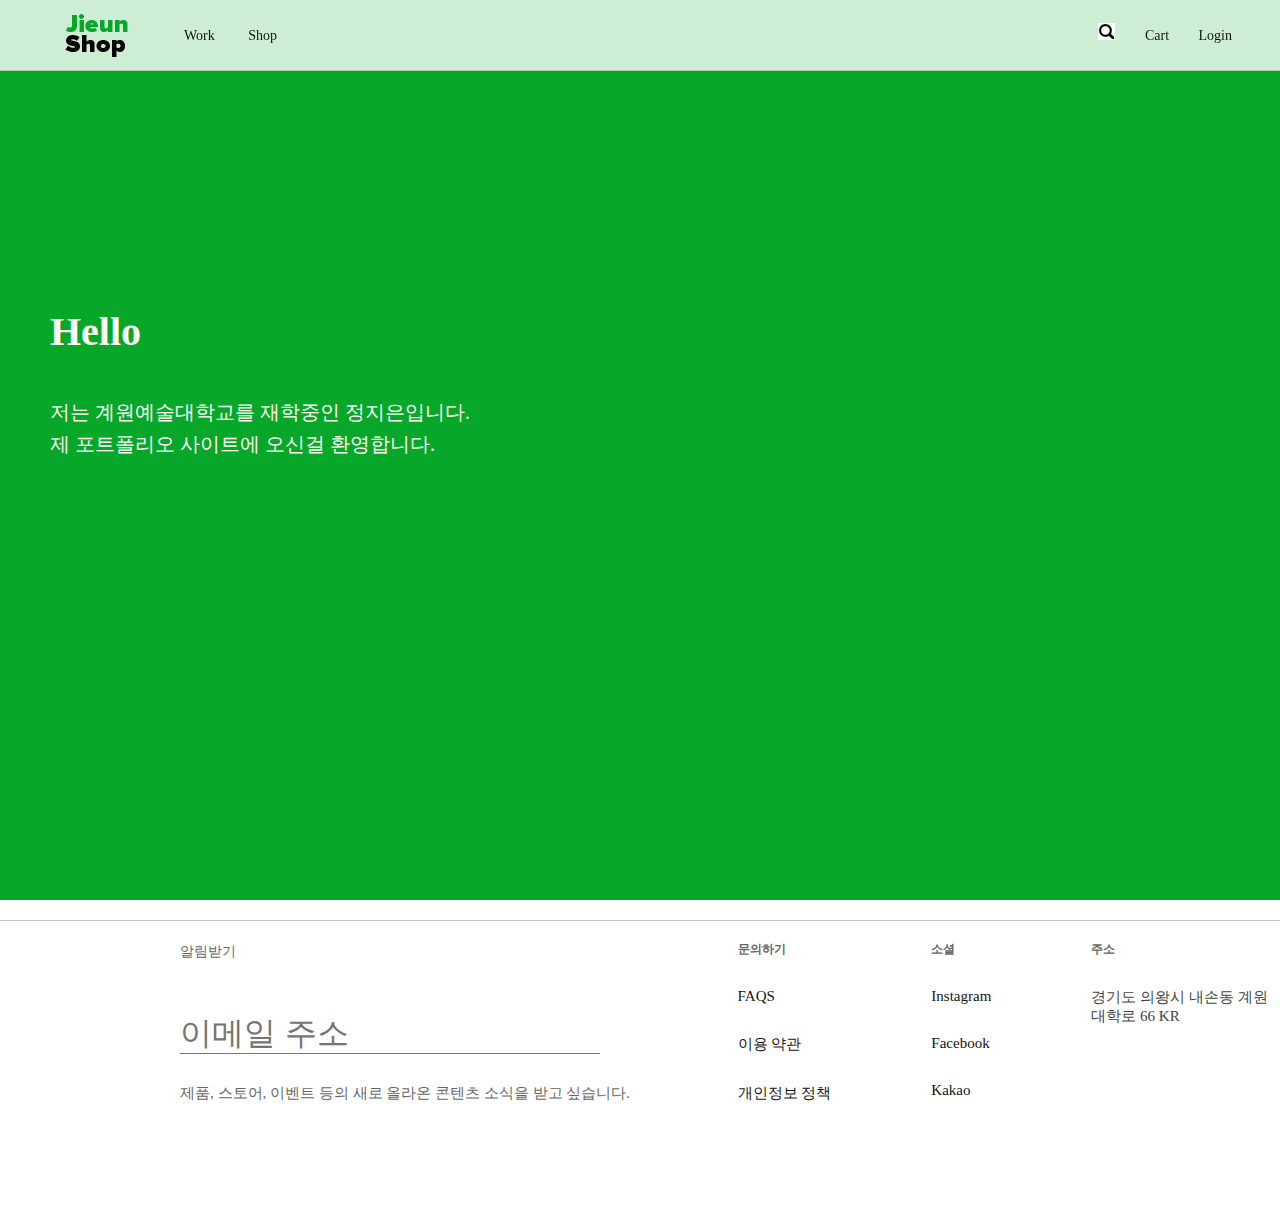
<file: index.html>
<!DOCTYPE html><!--21961102_정지은-->
<html lang="en" dir="ltr">
  <head>
    <meta charset="utf-8">
    <title>welcome to myshop</title>
    <link rel="stylesheet" type="text/css" href="./css/common.css">
    <link rel="stylesheet" type="text/css" href="./css/main.css">
  </head>
  <body>
    <!-- header -->
    <header>
      <section id="top">
        <div class="nv">
          <a id="logo" href="index.html"><img src="./img/logo.png" alt="logo"></a>
          <ul class="left">
            <li><a href="./work.html">Work</li>
            <li><a href="./shop.html">Shop</li>
          </ul>
        </div>
        <ul class="right">
          <li><a href="./#"><img src="./img/search.png" alt="search"></li>
          <li><a href="./cart.html">Cart</li>
          <li class="nav_log"><a href="./login.html">Login</a></li>
        </ul>
      </section>
      <div class="clear"></div>
    </header>
    <!-- main -->
    <section id="main">
      <section class="main_img">
        <p><span>Hello</span> <br><br>
          저는 계원예술대학교를 재학중인 정지은입니다. <br>제 포트폴리오 사이트에 오신걸 환영합니다.
          <br></p>
      </section>
    </section>
    <!-- footer -->
    <footer>
      <section id="sub">
          <h5>알림받기</h5>
          <div class="input">
            <input type="email" data-ref="email" name="email"  placeholder="이메일 주소">
          </div>
          <div class="sub_ex">
            제품, 스토어, 이벤트 등의 새로 올라온 콘텐츠 소식을 받고 싶습니다.
          </div>
      </section>
      <section id="link">
        <div class="qa">
          <h5>문의하기</h5>
          <ul>
            <li><a href="#">FAQS</a></li>
            <li><a href="#">이용 약관</a></li>
            <li><a href="#">개인정보 정책</a></li>
          </ul>
        </div>
        <div class="sns">
          <h5>소셜</h5>
          <ul>
            <li><a href="https://www.instagram.com/">Instagram</a></li>
            <li><a href="https://www.facebook.com/">Facebook</a></li>
            <li><a href="https://www.kakaocorp.com/">Kakao</a></li>
          </ul>
        </div>
        <div class="add">
          <h5>주소</h5>
          <span>경기도 의왕시 내손동 계원대학로 66 KR</span>
        </div>
      </section>
    </footer>
  </body>
</html>
</file>
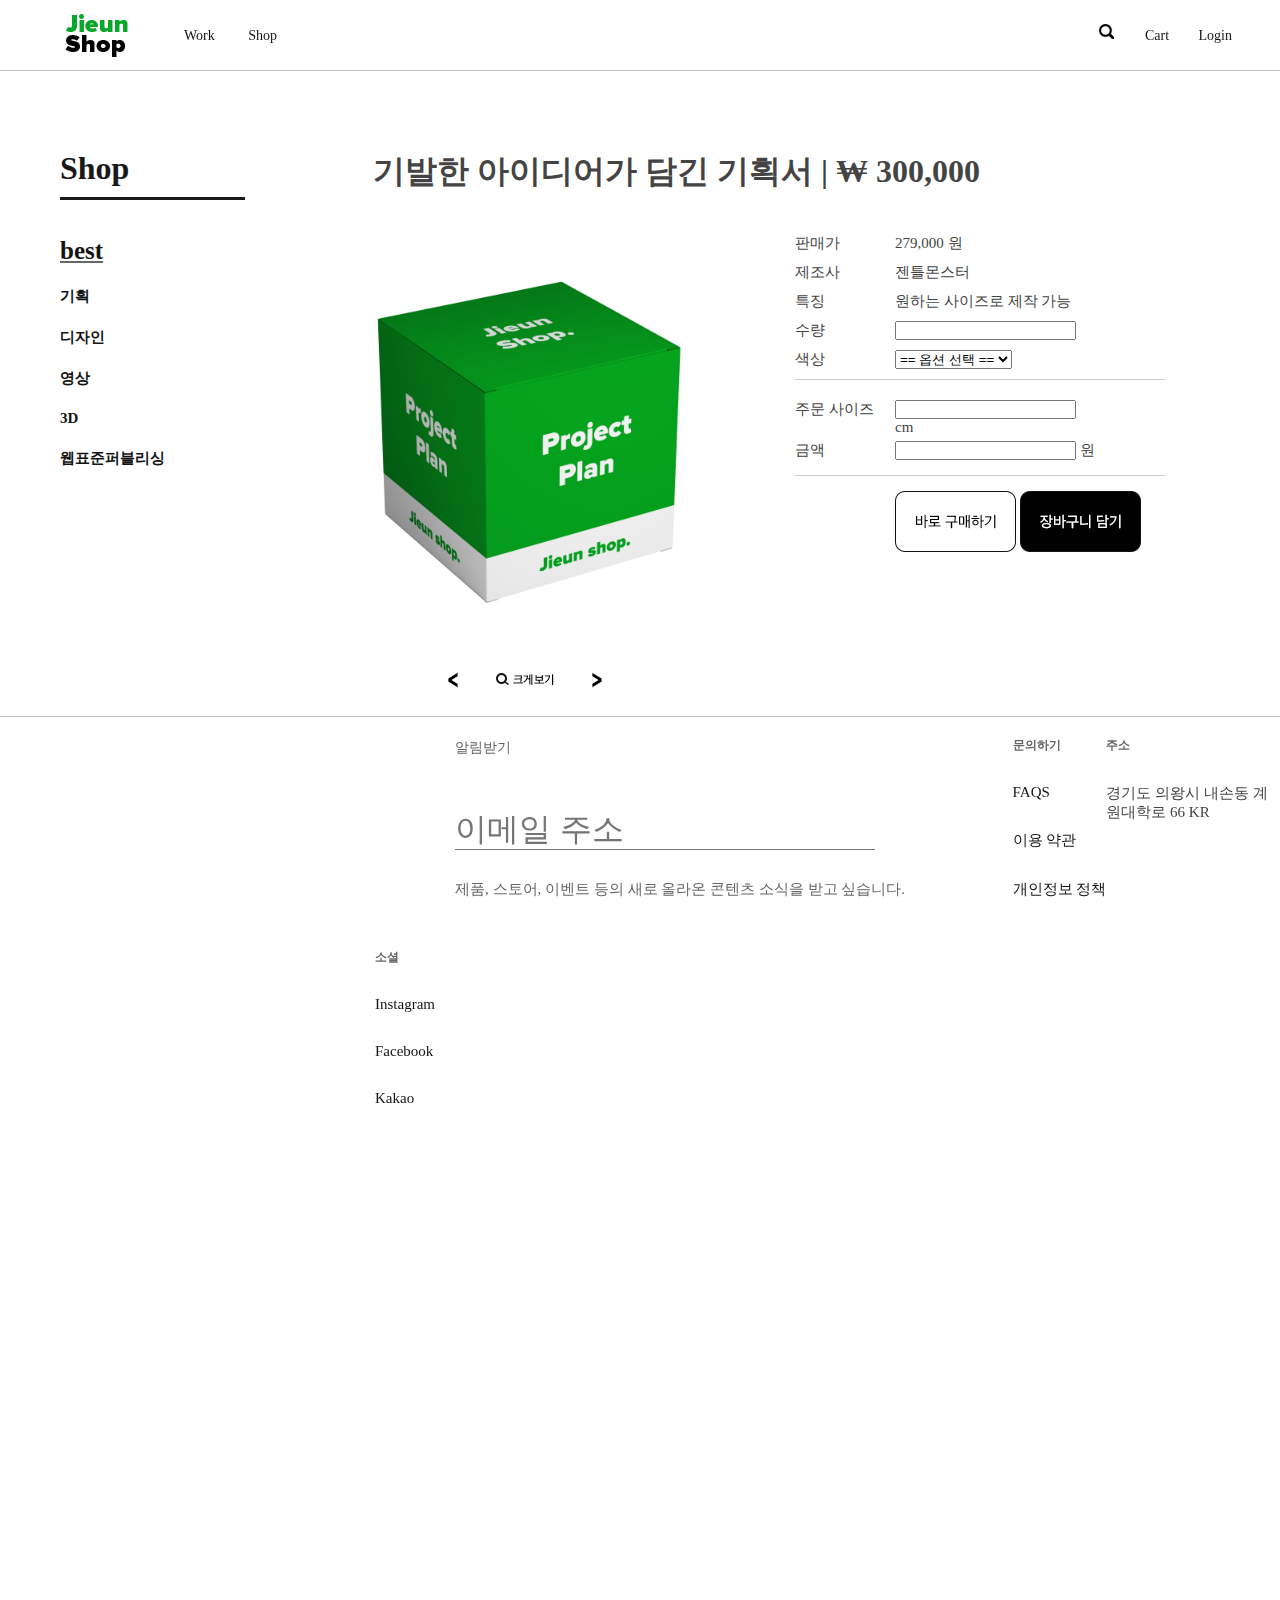
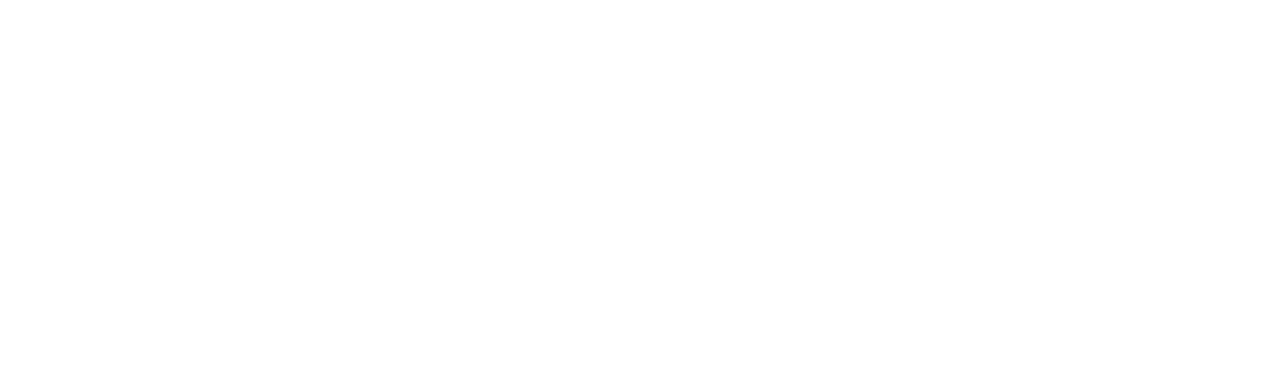
<file: detail.html>
<!DOCTYPE html><!--21961102_정지은-->
<html lang="en" dir="ltr">
  <head>
    <meta charset="utf-8">
    <title>welcome to myshop</title>
    <link rel="stylesheet" type="text/css" href="./css/common.css">
    <link rel="stylesheet" type="text/css" href="./css/work.css">
    <link rel="stylesheet" type="text/css" href="./css/detail.css">
    <link rel="stylesheet" href="https://unpkg.com/aos@next/dist/aos.css" />
  </head>
  <body>
    <!-- header -->
    <header>
      <section id="top">
        <div class="nv">
          <a id="logo" href="index.html"><img src="./img/logo.png" alt="logo"></a>
          <ul class="left">
            <li><a href="./work.html">Work</li>
            <li><a href="./shop.html">Shop</li>
          </ul>
        </div>
        <ul class="right">
          <li><a href="./#"><img src="./img/search.png" alt="search"></li>
          <li><a href="./cart.html">Cart</li>
          <li class="nav_log"><a href="./login.html">Login</a></li>
        </ul>
      </section>
      <div class="clear"></div>
    </header>
    <!-- main -->
    <section id="main">
      <aside id="left">
        <div id="cat_title">
          Shop
        </div>
        <ul>
          <li></li>
          <li class="position"><a href="shop.html">best</a></li>
          <li><a href="#">기획</a></li>
          <li><a href="#">디자인</a></li>
          <li><a href="#">영상</a></li>
          <li><a href="#">3D</a></li>
          <li><a href="#">웹표준퍼블리싱</a></li>
        </ul>
      </aside>

      <section id="right">
        <h5>기발한 아이디어가 담긴 기획서<span> <b>| ₩ 300,000</b></span></h5>
        <section id="summary">
            <section id="summary1">
            <div class="image">
              <img src="./img/idea.png" width="500px">
            </div>
            <div class="buttons">
              <img src="./img/btn_pre.gif">
              <img src="./img/btn_show_big.gif">
              <img src="./img/btn_next.gif">
            </div>
          </section> <!-- section summary1 -->
          <section id="summary2">
            <div class="item">
              <ul>
                <li>
                  <div class="col1">판매가</div>
                  <div class="col2">279,000 원</div>
                  <div class="clear"></div>
                </li>
                <li>
                  <div class="col1">제조사</div>
                  <div class="col2">젠틀몬스터</div>
                  <div class="clear"></div>
                </li>
                <li>
                  <div class="col1">특징</div>
                  <div class="col2">원하는 사이즈로 제작 가능</div>
                  <div class="clear"></div>
                </li>
                <li>
                  <div class="col1">수량</div>
                  <div class="col2"><input type="text"></div>
                  <div class="clear"></div>
                </li>
                <li>
                  <div class="col1">색상</div>
                  <div class="col2">
                    <select>
                      <option>== 옵션 선택 ==</option>
                      <option>Black</option>
                      <option>Red(품절)</option>
                    </select>
                  </div>
                  <div class="clear"></div>
                </li>
              </ul>
            </div> <!-- item -->
            <ul class="size">
              <li>
                <div class="col1">주문 사이즈</div>
                <div class="col2">
                  <input type="text"> cm
                </div>
                <div class="clear"></div>
              </li>
              <li>
                <div class="col1">금액</div>
                <div class="col2">
                  <input type="text"> 원
                </div>
                <div class="clear"></div>
              </li>
            </ul> <!-- size -->
            <ul class="buttons">
              <li><img src="img/btn_buy_now.png"></li>
              <li><img src="img/btn_cart.png"></li>
            </ul>
          </section> <!-- section summary2 -->
          <div class="clear"></div>
        </section>
    </section>
    <!-- footer -->
    <footer>
      <section id="sub">
          <h5>알림받기</h5>
          <div class="input">
            <input type="email" data-ref="email" name="email"  placeholder="이메일 주소">
          </div>
          <div class="sub_ex">
            제품, 스토어, 이벤트 등의 새로 올라온 콘텐츠 소식을 받고 싶습니다.
          </div>
      </section>
      <section id="link">
        <div class="qa">
          <h5>문의하기</h5>
          <ul>
            <li><a href="#">FAQS</a></li>
            <li><a href="#">이용 약관</a></li>
            <li><a href="#">개인정보 정책</a></li>
          </ul>
        </div>
        <div class="sns">
          <h5>소셜</h5>
          <ul>
            <li><a href="https://www.instagram.com/">Instagram</a></li>
            <li><a href="https://www.facebook.com/">Facebook</a></li>
            <li><a href="https://www.kakaocorp.com/">Kakao</a></li>
          </ul>
        </div>
        <div class="add">
          <h5>주소</h5>
          <span>경기도 의왕시 내손동 계원대학로 66 KR</span>
        </div>
      </section>
    </footer>

    <script src="https://unpkg.com/aos@next/dist/aos.js"></script>
           <script>
             AOS.init({
               offset:400,
               duration:1000
             });
           </script>

  </body>
</html>
</file>
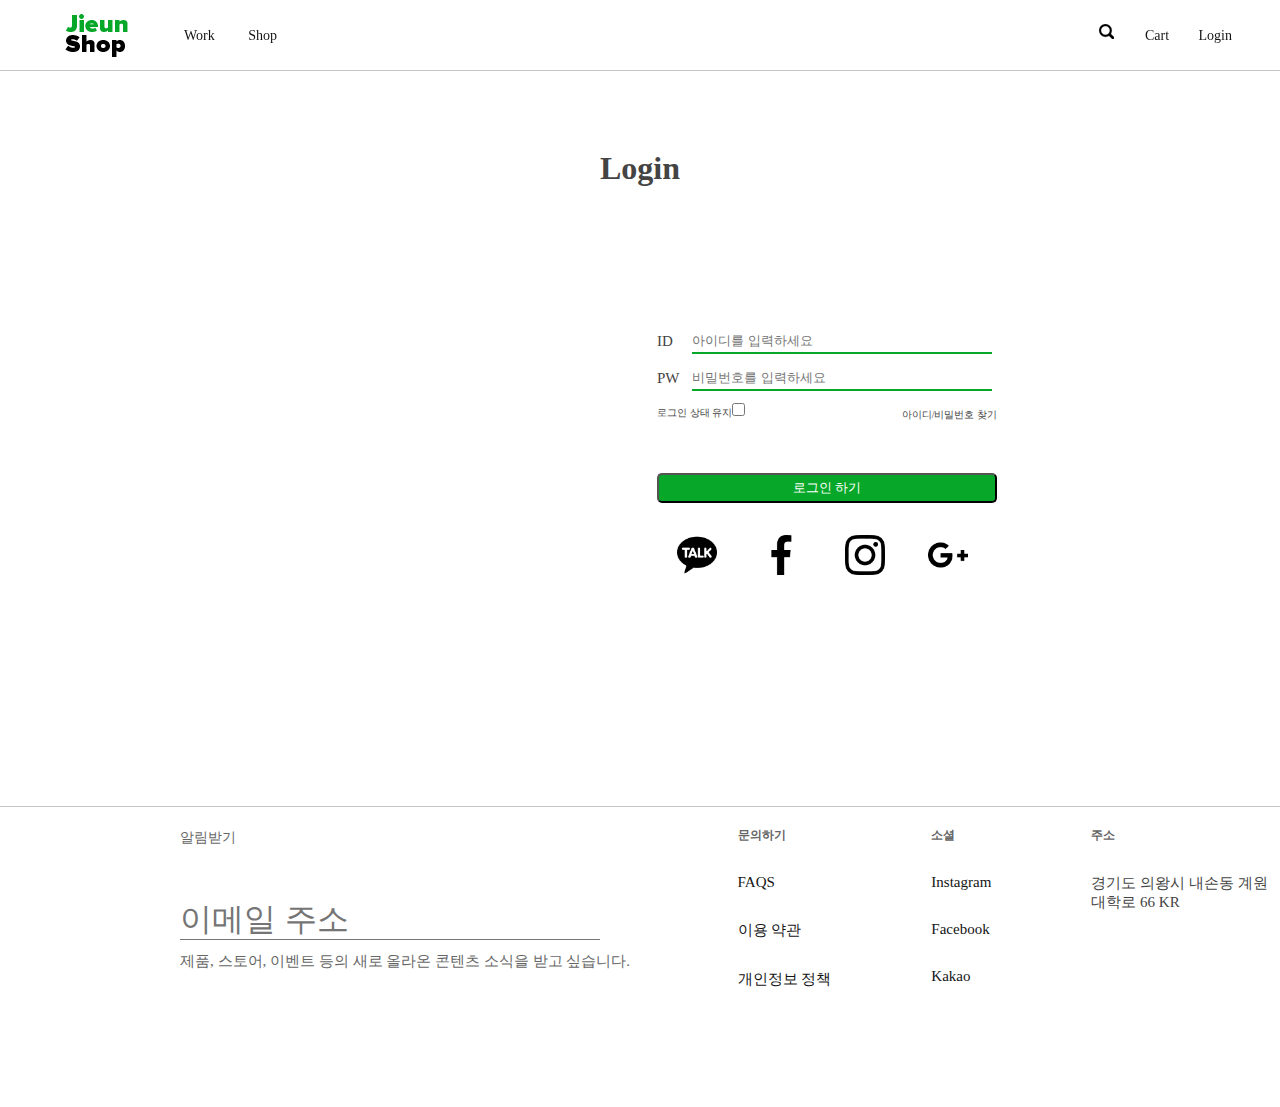
<file: login.html>
<!DOCTYPE html><!--21961102_정지은-->
<html lang="en" dir="ltr">
  <head>
    <meta charset="utf-8">
    <title>welcome to myshop</title>
    <link rel="stylesheet" type="text/css" href="./css/common.css">
    <link rel="stylesheet" type="text/css" href="./css/work.css">
    <link rel="stylesheet" type="text/css" href="./css/login.css">
    <link rel="stylesheet" href="https://unpkg.com/aos@next/dist/aos.css" />
  </head>
  <body>
    <!-- header -->
    <header>
      <section id="top">
        <div class="nv">
          <a id="logo" href="index.html"><img src="./img/logo.png" alt="logo"></a>
          <ul class="left">
            <li><a href="./work.html">Work</li>
            <li><a href="./shop.html">Shop</li>
          </ul>
        </div>
        <ul class="right">
          <li><a href="./#"><img src="./img/search.png" alt="search"></li>
          <li><a href="./cart.html">Cart</li>
          <li class="nav_log"><a href="./login.html">Login</a></li>
        </ul>
      </section>
      <div class="clear"></div>
    </header>
    <!-- main -->
    <section id="main">
      <h2>Login</h2>
      <br><br><br><br><br>
      <form>
        <table class="form">
          <tr>
            <td >ID</td>
            <td><input class="input" type="text" placeholder="아이디를 입력하세요"></td>
          </tr>
          <tr>
            <td>PW</td>
            <td><input class="input" type="password" placeholder="비밀번호를 입력하세요"></td>
          </tr>
          <tr>
            <td colspan="2" class="login_button2">로그인 상태 유지<input type="checkbox" name="hobby1">
              <p class="found">아이디/비밀번호 찾기</p></td>
          </tr>
          <tr>
            <td colspan="2"><center><br><br><button type="button" class="login_button" onclick="location.href='./index.html'">로그인 하기
            </button></center></td>
          </tr>
          <tr class="sns">
            <td colspan="2">
            <a href="https://accounts.kakao.com/login?continue=https%3A%2F%2Faccounts.kakao.com%2Fweblogin%2Faccount%2Finfo"><img src="./img/kakao.png" width="40px"></a>
            <a href="https://ko-kr.facebook.com/login/"><img src="./img/fb.png" width="40px"></a>
            <a href="https://www.instagram.com/accounts/login/?hl=ko"><img src="./img/insta.png" width="40px"></a>
            <a href="https://accounts.google.com/ServiceLogin?service=CPanel"><img src="./img/google.png" width="40px"></a>
          </td>
          </tr>
        </table>
     </form>
    </section>

    <!-- footer -->
    <footer>
      <section id="sub">
          <h5>알림받기</h5>
          <div class="input">
            <input type="email" data-ref="email" name="email"  placeholder="이메일 주소">
          </div>
          <div class="sub_ex">
            제품, 스토어, 이벤트 등의 새로 올라온 콘텐츠 소식을 받고 싶습니다.
          </div>
      </section>
      <section id="link">
        <div class="qa">
          <h5>문의하기</h5>
          <ul>
            <li><a href="#">FAQS</a></li>
            <li><a href="#">이용 약관</a></li>
            <li><a href="#">개인정보 정책</a></li>
          </ul>
        </div>
        <div class="sns">
          <h5>소셜</h5>
          <ul>
            <li><a href="https://www.instagram.com/">Instagram</a></li>
            <li><a href="https://www.facebook.com/">Facebook</a></li>
            <li><a href="https://www.kakaocorp.com/">Kakao</a></li>
          </ul>
        </div>
        <div class="add">
          <h5>주소</h5>
          <span>경기도 의왕시 내손동 계원대학로 66 KR</span>
        </div>
      </section>
    </footer>

    <script src="https://unpkg.com/aos@next/dist/aos.js"></script>
           <script>
             AOS.init({
               offset:400,
               duration:1000
             });
           </script>

  </body>
</html>
</file>
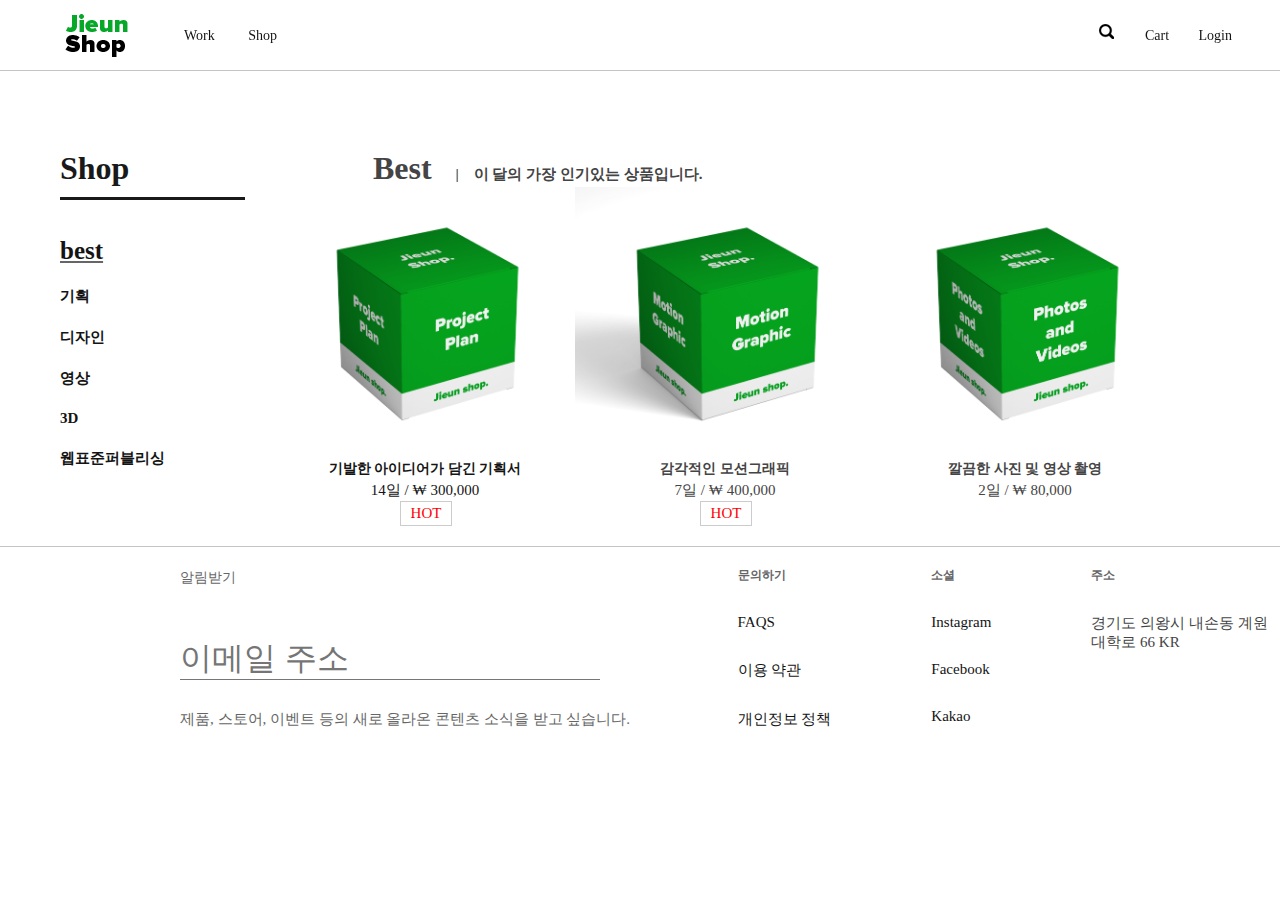
<file: shop.html>
<!DOCTYPE html><!--21961102_정지은-->
<html lang="en" dir="ltr">
  <head>
    <meta charset="utf-8">
    <title>welcome to myshop</title>
    <link rel="stylesheet" type="text/css" href="./css/common.css">
    <link rel="stylesheet" type="text/css" href="./css/shop.css">
    <link rel="stylesheet" href="https://unpkg.com/aos@next/dist/aos.css" />
  </head>
  <body>
    <!-- header -->
    <header>
      <section id="top">
        <div class="nv">
          <a id="logo" href="index.html"><img src="./img/logo.png" alt="logo"></a>
          <ul class="left">
            <li><a href="./work.html">Work</li>
            <li><a href="./shop.html">Shop</li>
          </ul>
        </div>
        <ul class="right">
          <li><a href="./#"><img src="./img/search.png" alt="search"></li>
          <li><a href="./cart.html">Cart</li>
          <li class="nav_log"><a href="./login.html">Login</a></li>
        </ul>
      </section>
      <div class="clear"></div>
    </header>
    <!-- main -->
    <section id="main">
      <aside id="left">
        <div id="cat_title">
          Shop
        </div>
        <ul>
          <li></li>
          <li class="position"><a href="shop.html">best</a></li>
          <li><a href="#">기획</a></li>
          <li><a href="#">디자인</a></li>
          <li><a href="#">영상</a></li>
          <li><a href="#">3D</a></li>
          <li><a href="#">웹표준퍼블리싱</a></li>
        </ul>
      </aside>

    <section id="right">
      <section id="plan">
          <h5>Best<span> <b>| &nbsp&nbsp 이 달의 가장 인기있는 상품입니다.</b></span></h5>
          <section class="shop_cts">
            <div class="cts">
              <a href="detail.html">
              <img src="./img/idea.png" width="300px" alt="">
              <h6>기발한 아이디어가 담긴 기획서</h6>
              <p>14일 / ₩ 300,000</p></a>
              <div class="hot">
                HOT
              </div>
            </div>

            <div class="cts">
              <img src="./img/motion.png" width="300px" alt="">
              <h6>감각적인 모션그래픽</h6>
              <p>7일 / ₩ 400,000</p>
              <div class="hot">
                HOT
              </div>
            </div>

            <div class="cts">
              <img src="./img/photo.png" width="300px" alt="">
              <h6>깔끔한 사진 및 영상 촬영</h6>
              <p>2일 / ₩ 80,000</p>
            </div>
          </section>

      </section>
    </section>
    <!-- footer -->
    <footer>
      <section id="sub">
          <h5>알림받기</h5>
          <div class="input">
            <input type="email" data-ref="email" name="email"  placeholder="이메일 주소">
          </div>
          <div class="sub_ex">
            제품, 스토어, 이벤트 등의 새로 올라온 콘텐츠 소식을 받고 싶습니다.
          </div>
      </section>
      <section id="link">
        <div class="qa">
          <h5>문의하기</h5>
          <ul>
            <li><a href="#">FAQS</a></li>
            <li><a href="#">이용 약관</a></li>
            <li><a href="#">개인정보 정책</a></li>
          </ul>
        </div>
        <div class="sns">
          <h5>소셜</h5>
          <ul>
            <li><a href="https://www.instagram.com/">Instagram</a></li>
            <li><a href="https://www.facebook.com/">Facebook</a></li>
            <li><a href="https://www.kakaocorp.com/">Kakao</a></li>
          </ul>
        </div>
        <div class="add">
          <h5>주소</h5>
          <span>경기도 의왕시 내손동 계원대학로 66 KR</span>
        </div>
      </section>
    </footer>

    <script src="https://unpkg.com/aos@next/dist/aos.js"></script>
           <script>
             AOS.init({
               offset:400,
               duration:1000
             });
           </script>

  </body>
</html>
</file>
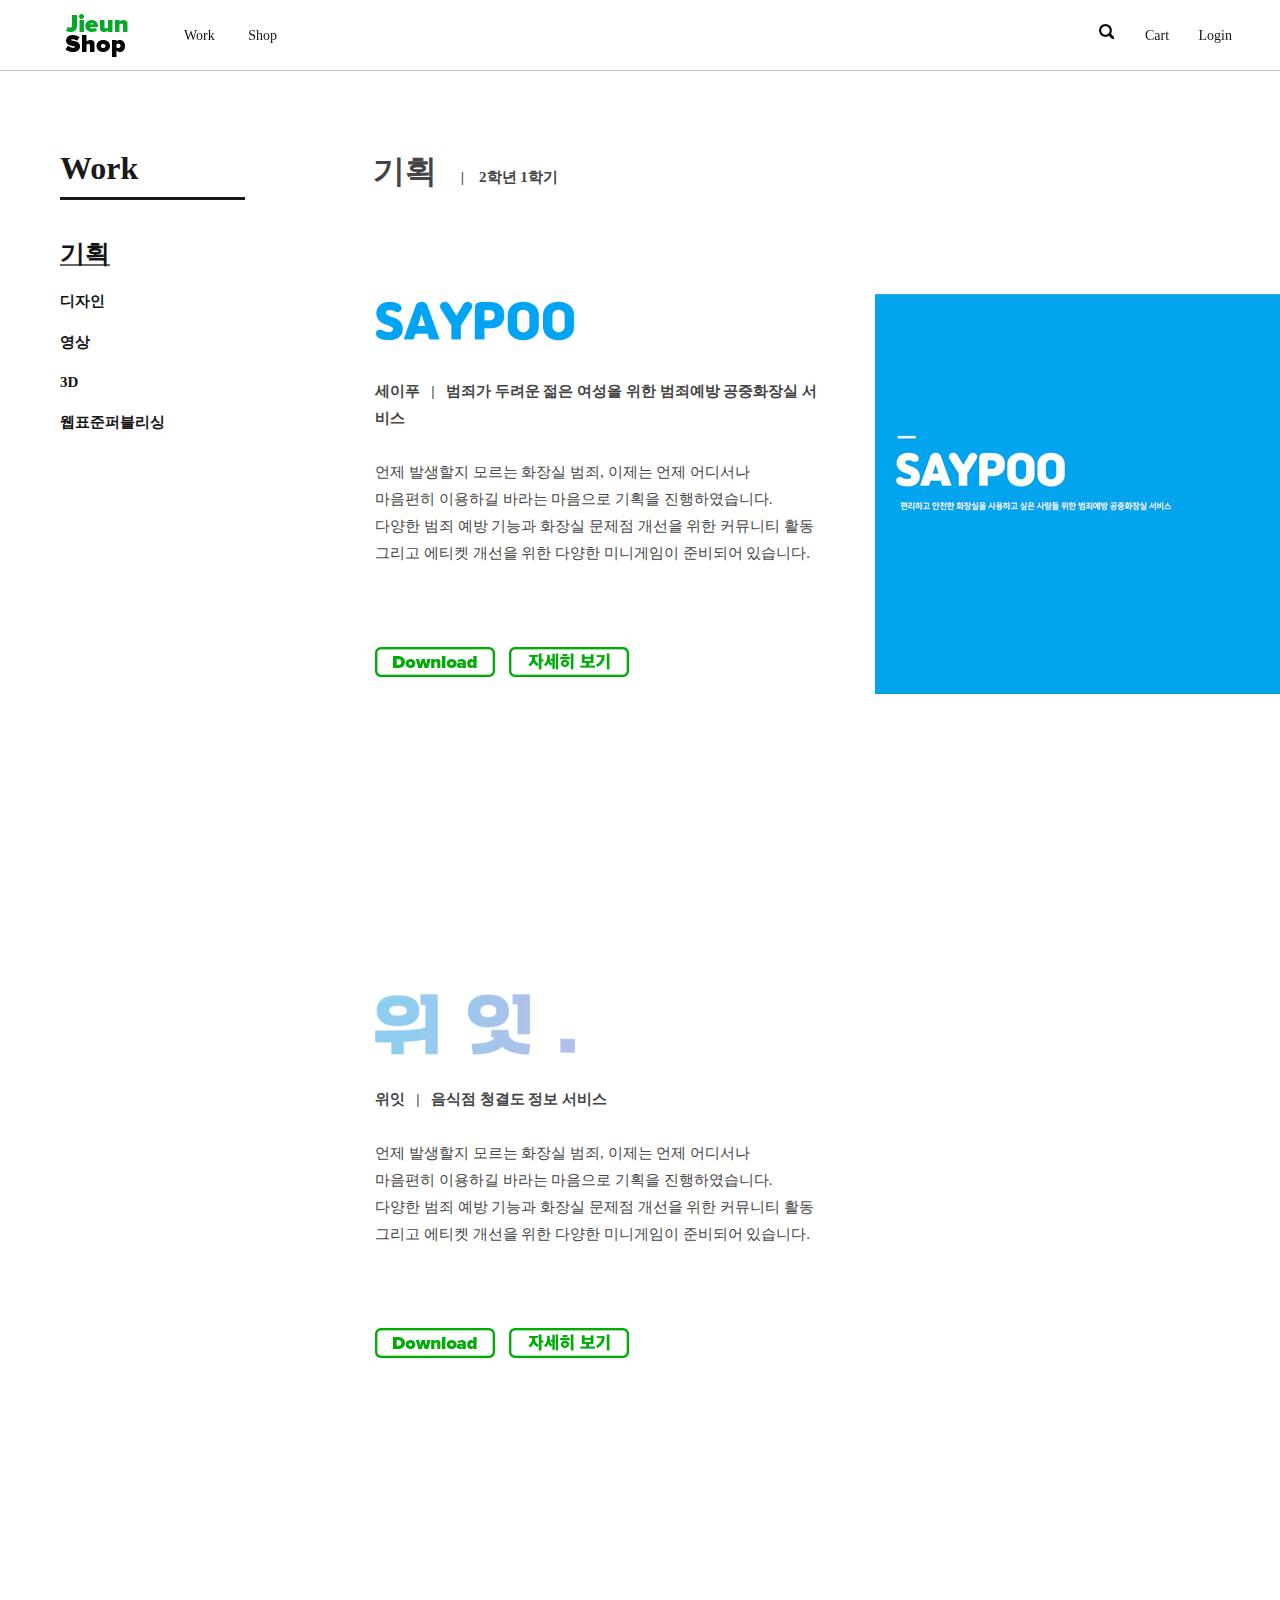
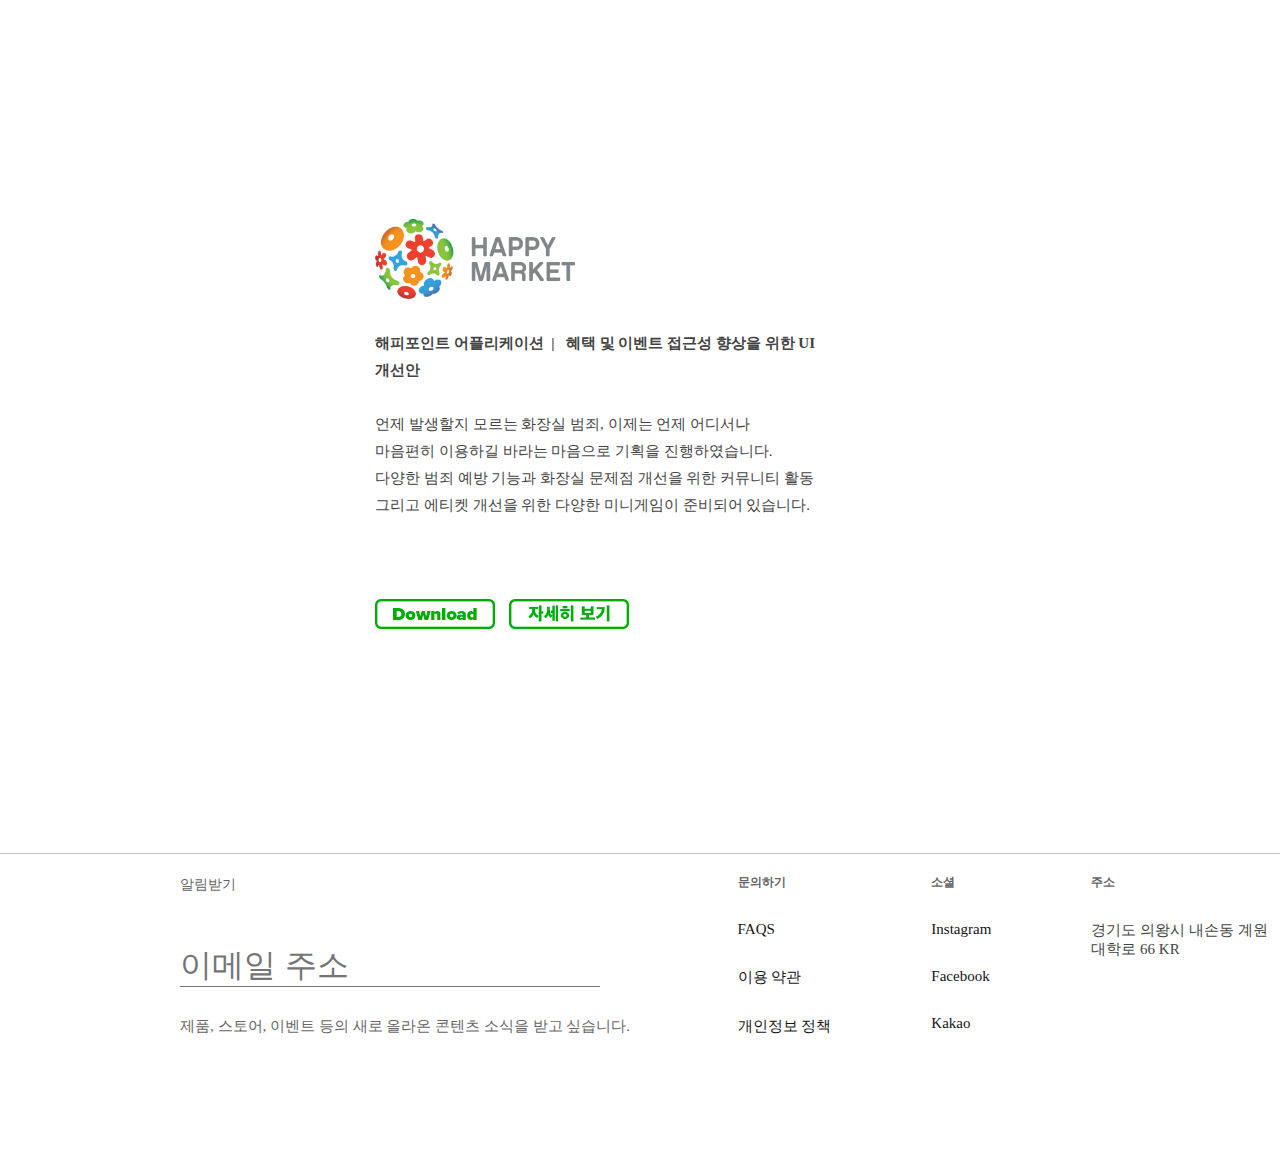
<file: work.html>
<!DOCTYPE html><!--21961102_정지은-->
<html lang="en" dir="ltr">
  <head>
    <meta charset="utf-8">
    <title>welcome to myshop</title>
    <link rel="stylesheet" type="text/css" href="./css/common.css">
    <link rel="stylesheet" type="text/css" href="./css/work.css">
    <link rel="stylesheet" href="https://unpkg.com/aos@next/dist/aos.css" />
  </head>
  <body>
    <!-- header -->
    <header>
      <section id="top">
        <div class="nv">
          <a id="logo" href="index.html"><img src="./img/logo.png" alt="logo"></a>
          <ul class="left">
            <li><a href="./work.html">Work</li>
            <li><a href="./shop.html">Shop</li>
          </ul>
        </div>
        <ul class="right">
          <li><a href="./#"><img src="./img/search.png" alt="search"></li>
          <li><a href="./cart.html">Cart</li>
          <li class="nav_log"><a href="./login.html">Login</a></li>
        </ul>
      </section>
      <div class="clear"></div>
    </header>
    <!-- main -->
    <section id="main">
      <aside id="left">
        <div id="cat_title">
          Work
        </div>
        <ul>
          <li></li>
          <li class="position"><a href="work.html">기획</a></li>
          <li><a href="#">디자인</a></li>
          <li><a href="#">영상</a></li>
          <li><a href="#">3D</a></li>
          <li><a href="#">웹표준퍼블리싱</a></li>
        </ul>
      </aside>

    <section id="right">
      <section id="plan">
          <h5>기획<span> <b>| &nbsp&nbsp 2학년 1학기</b></span></h5>

        <aside class="cont">
          <div class="cont_left">
            <img src="./img/saypoo_logo.png" width="200px" alt="">
            <p><br><b>세이푸 &nbsp | &nbsp 범죄가 두려운 젊은 여성을 위한 범죄예방 공중화장실 서비스</b></p>
            <p><br>언제 발생할지 모르는 화장실 범죄, 이제는 언제 어디서나<br> 마음편히 이용하길 바라는
              마음으로 기획을 진행하였습니다. <br>다양한 범죄 예방 기능과 화장실 문제점 개선을 위한
              커뮤니티 활동 <br>그리고 에티켓 개선을 위한 다양한 미니게임이 준비되어 있습니다.</p>
            <img class="download" src="./img/download.png" width="120px" alt="">
            <img class="detail" src="./img/detail.png" width="120px" alt="">
          </div>
          <img class="cont_img" src="./img/saypoo2.jpg" width="700px" data-aos="fade-up">
        </aside>

        <div class="cont">
          <div class="cont_left">
            <img src="./img/weeat_logo.png" width="200px" alt="">
            <p><br><b>위잇 &nbsp | &nbsp 음식점 청결도 정보 서비스</b></p>
            <p><br>언제 발생할지 모르는 화장실 범죄, 이제는 언제 어디서나<br> 마음편히 이용하길 바라는
              마음으로 기획을 진행하였습니다. <br>다양한 범죄 예방 기능과 화장실 문제점 개선을 위한
              커뮤니티 활동 <br>그리고 에티켓 개선을 위한 다양한 미니게임이 준비되어 있습니다.</p>
            <img class="download" src="./img/download.png" width="120px" alt="">
            <img class="detail" src="./img/detail.png" width="120px" alt="">
          </div>
          <img class="cont_img" src="./img/ps_mockup.jpeg" width="700px" data-aos="fade-up">

        </div>

        <div class="cont">
          <div class="cont_left">
            <img src="./img/market_logo.png" width="200px" alt="">
            <p><br><b>해피포인트 어플리케이션&nbsp | &nbsp 혜택 및 이벤트 접근성 향상을 위한 UI개선안</b></p>
            <p><br>언제 발생할지 모르는 화장실 범죄, 이제는 언제 어디서나<br> 마음편히 이용하길 바라는
              마음으로 기획을 진행하였습니다. <br>다양한 범죄 예방 기능과 화장실 문제점 개선을 위한
              커뮤니티 활동 <br>그리고 에티켓 개선을 위한 다양한 미니게임이 준비되어 있습니다.</p>
              <img class="download" src="./img/download.png" width="120px" alt="">
              <img class="detail" src="./img/detail.png" width="120px" alt="">
          </div>
          <img class="cont_img" src="./img/saypoo2.jpg" width="700px" data-aos="fade-up">
        </div>
      </section>
    </section>
    <!-- footer -->
    <footer>
      <section id="sub">
          <h5>알림받기</h5>
          <div class="input">
            <input type="email" data-ref="email" name="email"  placeholder="이메일 주소">
          </div>
          <div class="sub_ex">
            제품, 스토어, 이벤트 등의 새로 올라온 콘텐츠 소식을 받고 싶습니다.
          </div>
      </section>
      <section id="link">
        <div class="qa">
          <h5>문의하기</h5>
          <ul>
            <li><a href="#">FAQS</a></li>
            <li><a href="#">이용 약관</a></li>
            <li><a href="#">개인정보 정책</a></li>
          </ul>
        </div>
        <div class="sns">
          <h5>소셜</h5>
          <ul>
            <li><a href="https://www.instagram.com/">Instagram</a></li>
            <li><a href="https://www.facebook.com/">Facebook</a></li>
            <li><a href="https://www.kakaocorp.com/">Kakao</a></li>
          </ul>
        </div>
        <div class="add">
          <h5>주소</h5>
          <span>경기도 의왕시 내손동 계원대학로 66 KR</span>
        </div>
      </section>
    </footer>

    <script src="https://unpkg.com/aos@next/dist/aos.js"></script>
           <script>
             AOS.init({
               offset:400,
               duration:1000
             });
           </script>

  </body>
</html>
</file>
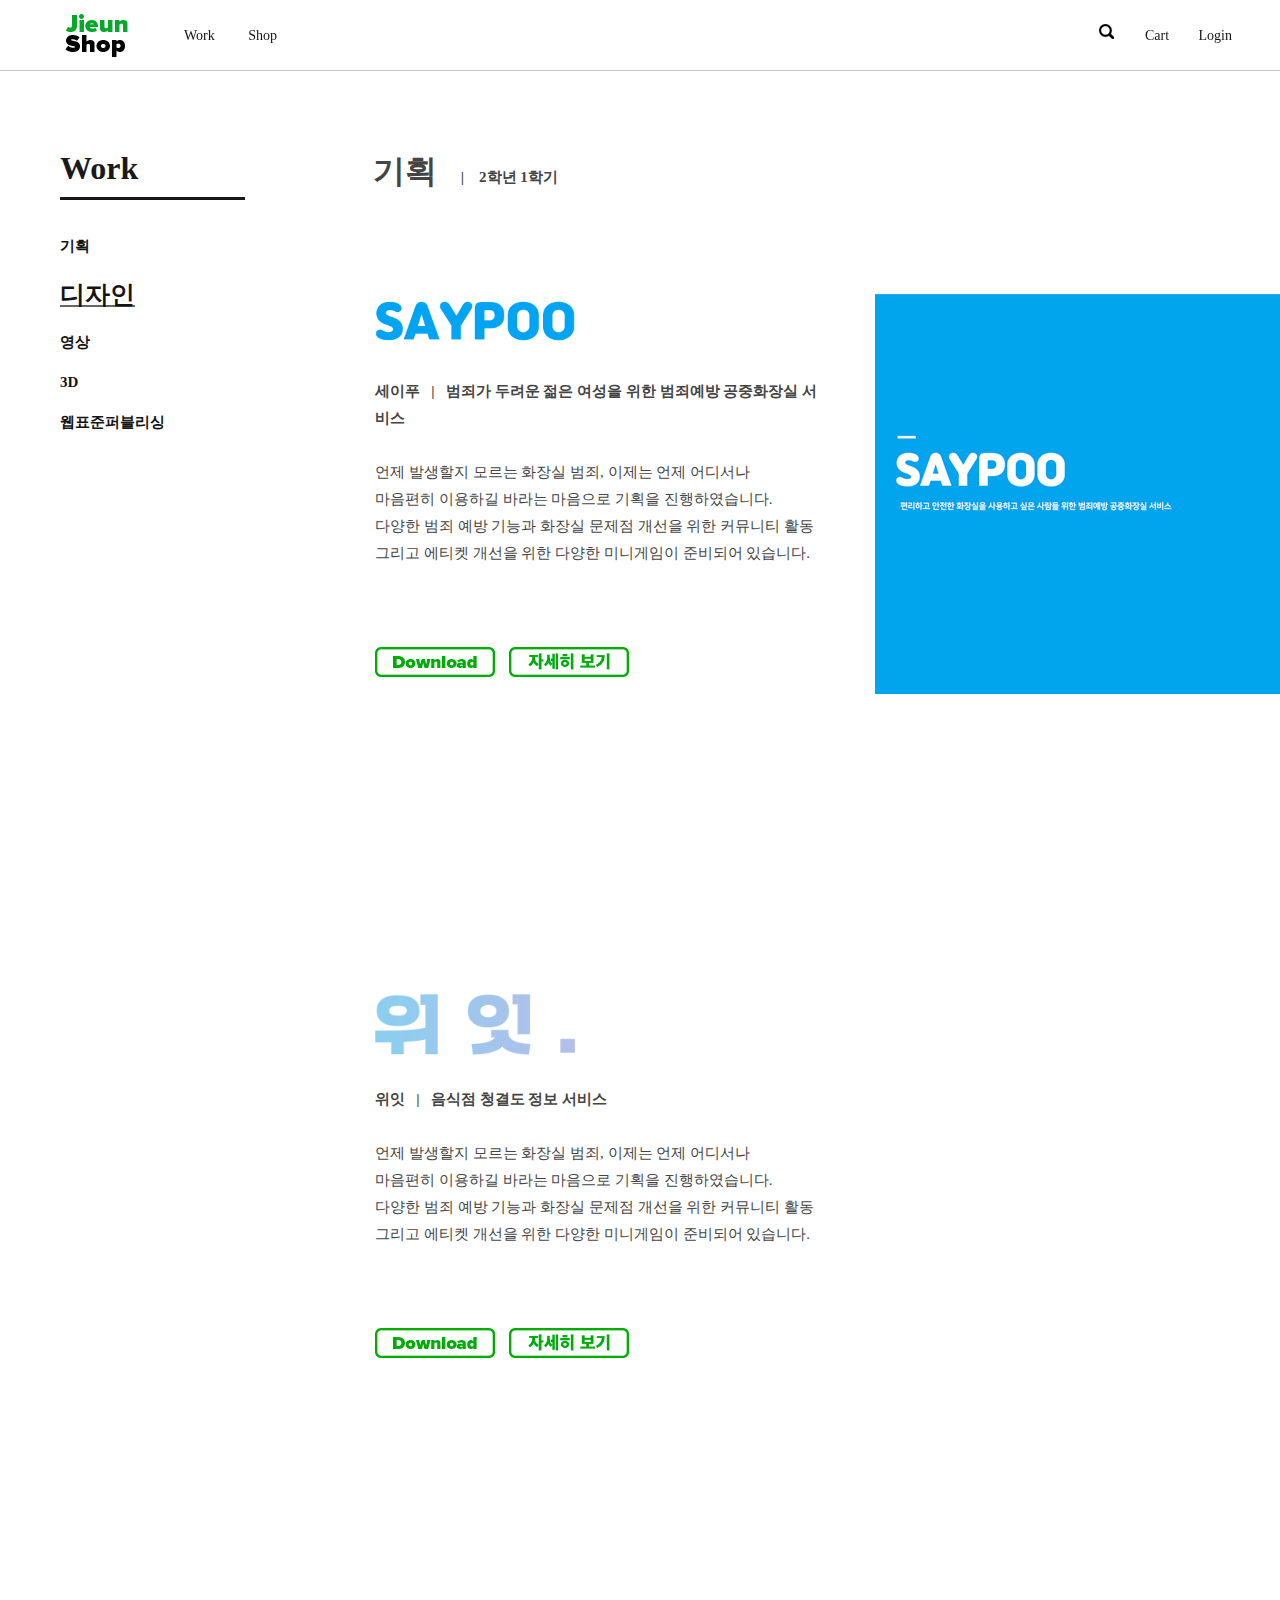
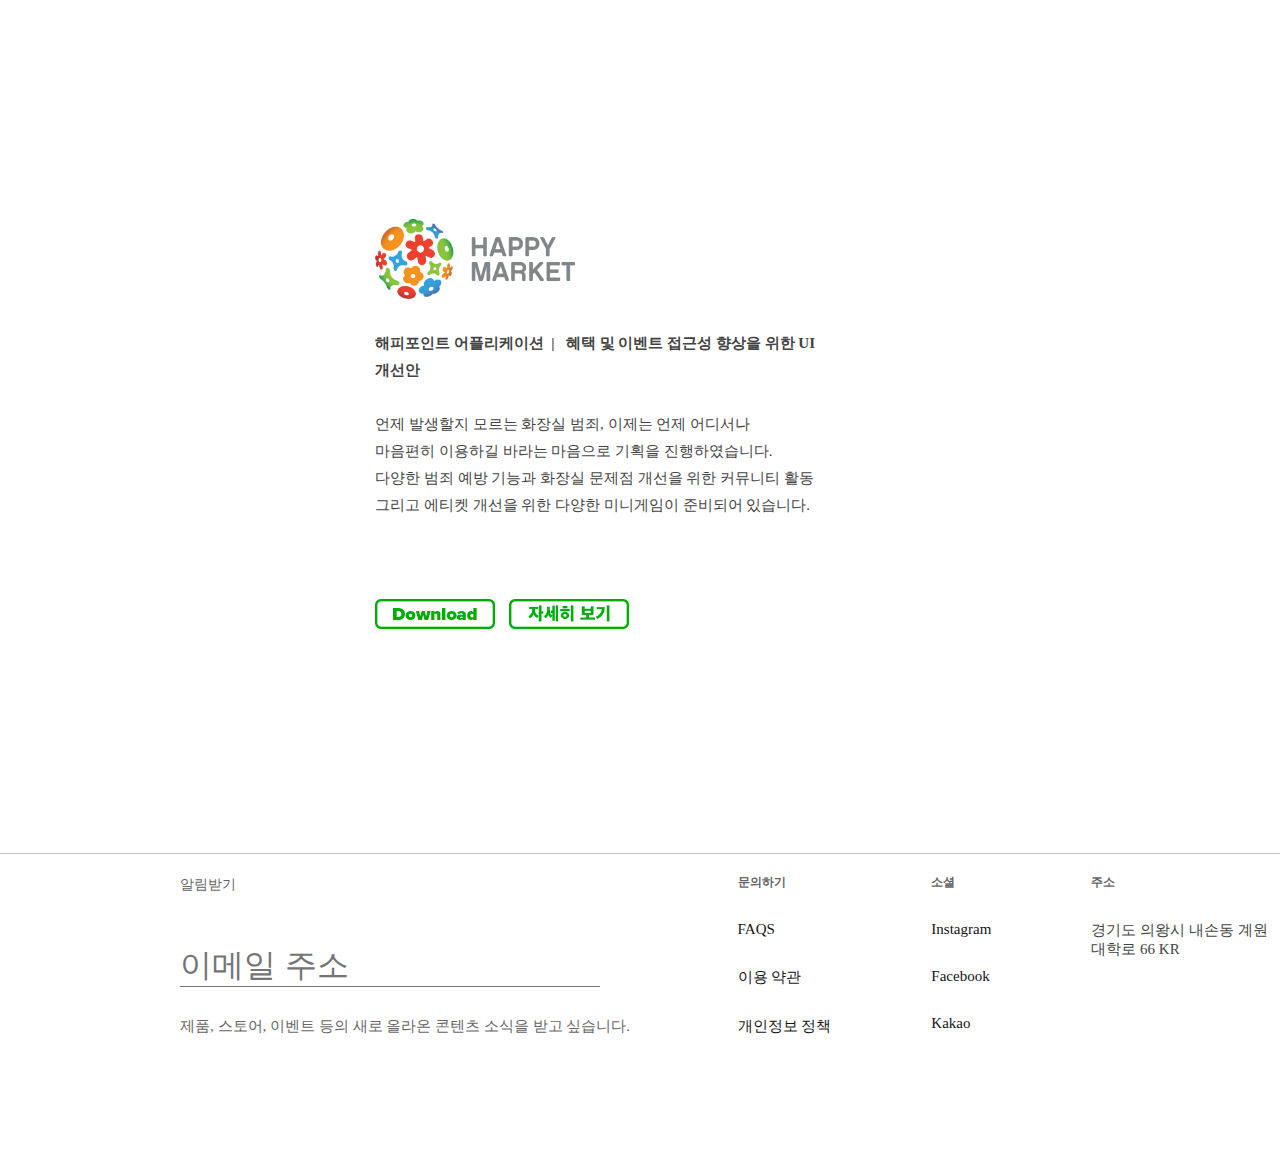
<file: work2.html>
<!DOCTYPE html><!--21961102_정지은-->
<html lang="en" dir="ltr">
  <head>
    <meta charset="utf-8">
    <title>welcome to myshop</title>
    <link rel="stylesheet" type="text/css" href="./css/common.css">
    <link rel="stylesheet" type="text/css" href="./css/work.css">
    <link rel="stylesheet" href="https://unpkg.com/aos@next/dist/aos.css" />
  </head>
  <body>
    <!-- header -->
    <header>
      <section id="top">
        <div class="nv">
          <a id="logo" href="index.html"><img src="./img/logo.png" alt="logo"></a>
          <ul class="left">
            <li><a href="./work.html">Work</li>
            <li><a href="./shop.html">Shop</li>
          </ul>
        </div>
        <ul class="right">
          <li><a href="./#"><img src="./img/search.png" alt="search"></li>
          <li><a href="./cart.html">Cart</li>
          <li class="nav_log"><a href="./login.html">Login</a></li>
        </ul>
      </section>
      <div class="clear"></div>
    </header>
    <!-- main -->
    <section id="main">
      <aside id="left">
        <div id="cat_title">
          Work
        </div>
        <ul>
          <li></li>
          <li><a href="work.html">기획</a></li>
          <li class="position"><a href="work2.html">디자인</a></li>
          <li><a href="work3.html">영상</a></li>
          <li><a href="work4.html">3D</a></li>
          <li><a href="work5.html">웹표준퍼블리싱</a></li>
        </ul>
      </aside>

    <section id="right">
      <section id="plan">
          <h5>기획<span> <b>| &nbsp&nbsp 2학년 1학기</b></span></h5>

        <aside class="cont">
          <div class="cont_left">
            <img src="./img/saypoo_logo.png" width="200px" alt="">
            <p><br><b>세이푸 &nbsp | &nbsp 범죄가 두려운 젊은 여성을 위한 범죄예방 공중화장실 서비스</b></p>
            <p><br>언제 발생할지 모르는 화장실 범죄, 이제는 언제 어디서나<br> 마음편히 이용하길 바라는
              마음으로 기획을 진행하였습니다. <br>다양한 범죄 예방 기능과 화장실 문제점 개선을 위한
              커뮤니티 활동 <br>그리고 에티켓 개선을 위한 다양한 미니게임이 준비되어 있습니다.</p>
            <img class="download" src="./img/download.png" width="120px" alt="">
            <img class="detail" src="./img/detail.png" width="120px" alt="">
          </div>
          <img class="cont_img" src="./img/saypoo2.jpg" width="700px" data-aos="fade-up">
        </aside>

        <div class="cont">
          <div class="cont_left">
            <img src="./img/weeat_logo.png" width="200px" alt="">
            <p><br><b>위잇 &nbsp | &nbsp 음식점 청결도 정보 서비스</b></p>
            <p><br>언제 발생할지 모르는 화장실 범죄, 이제는 언제 어디서나<br> 마음편히 이용하길 바라는
              마음으로 기획을 진행하였습니다. <br>다양한 범죄 예방 기능과 화장실 문제점 개선을 위한
              커뮤니티 활동 <br>그리고 에티켓 개선을 위한 다양한 미니게임이 준비되어 있습니다.</p>
            <img class="download" src="./img/download.png" width="120px" alt="">
            <img class="detail" src="./img/detail.png" width="120px" alt="">
          </div>
          <img class="cont_img" src="./img/ps_mockup.jpeg" width="700px" data-aos="fade-up">

        </div>

        <div class="cont">
          <div class="cont_left">
            <img src="./img/market_logo.png" width="200px" alt="">
            <p><br><b>해피포인트 어플리케이션&nbsp | &nbsp 혜택 및 이벤트 접근성 향상을 위한 UI개선안</b></p>
            <p><br>언제 발생할지 모르는 화장실 범죄, 이제는 언제 어디서나<br> 마음편히 이용하길 바라는
              마음으로 기획을 진행하였습니다. <br>다양한 범죄 예방 기능과 화장실 문제점 개선을 위한
              커뮤니티 활동 <br>그리고 에티켓 개선을 위한 다양한 미니게임이 준비되어 있습니다.</p>
              <img class="download" src="./img/download.png" width="120px" alt="">
              <img class="detail" src="./img/detail.png" width="120px" alt="">
          </div>
          <img class="cont_img" src="./img/saypoo2.jpg" width="700px" data-aos="fade-up">
        </div>
      </section>
    </section>
    <!-- footer -->
    <footer>
      <section id="sub">
          <h5>알림받기</h5>
          <div class="input">
            <input type="email" data-ref="email" name="email"  placeholder="이메일 주소">
          </div>
          <div class="sub_ex">
            제품, 스토어, 이벤트 등의 새로 올라온 콘텐츠 소식을 받고 싶습니다.
          </div>
      </section>
      <section id="link">
        <div class="qa">
          <h5>문의하기</h5>
          <ul>
            <li><a href="#">FAQS</a></li>
            <li><a href="#">이용 약관</a></li>
            <li><a href="#">개인정보 정책</a></li>
          </ul>
        </div>
        <div class="sns">
          <h5>소셜</h5>
          <ul>
            <li><a href="https://www.instagram.com/">Instagram</a></li>
            <li><a href="https://www.facebook.com/">Facebook</a></li>
            <li><a href="https://www.kakaocorp.com/">Kakao</a></li>
          </ul>
        </div>
        <div class="add">
          <h5>주소</h5>
          <span>경기도 의왕시 내손동 계원대학로 66 KR</span>
        </div>
      </section>
    </footer>

    <script src="https://unpkg.com/aos@next/dist/aos.js"></script>
           <script>
             AOS.init({
               offset:400,
               duration:1000
             });
           </script>

  </body>
</html>
</file>
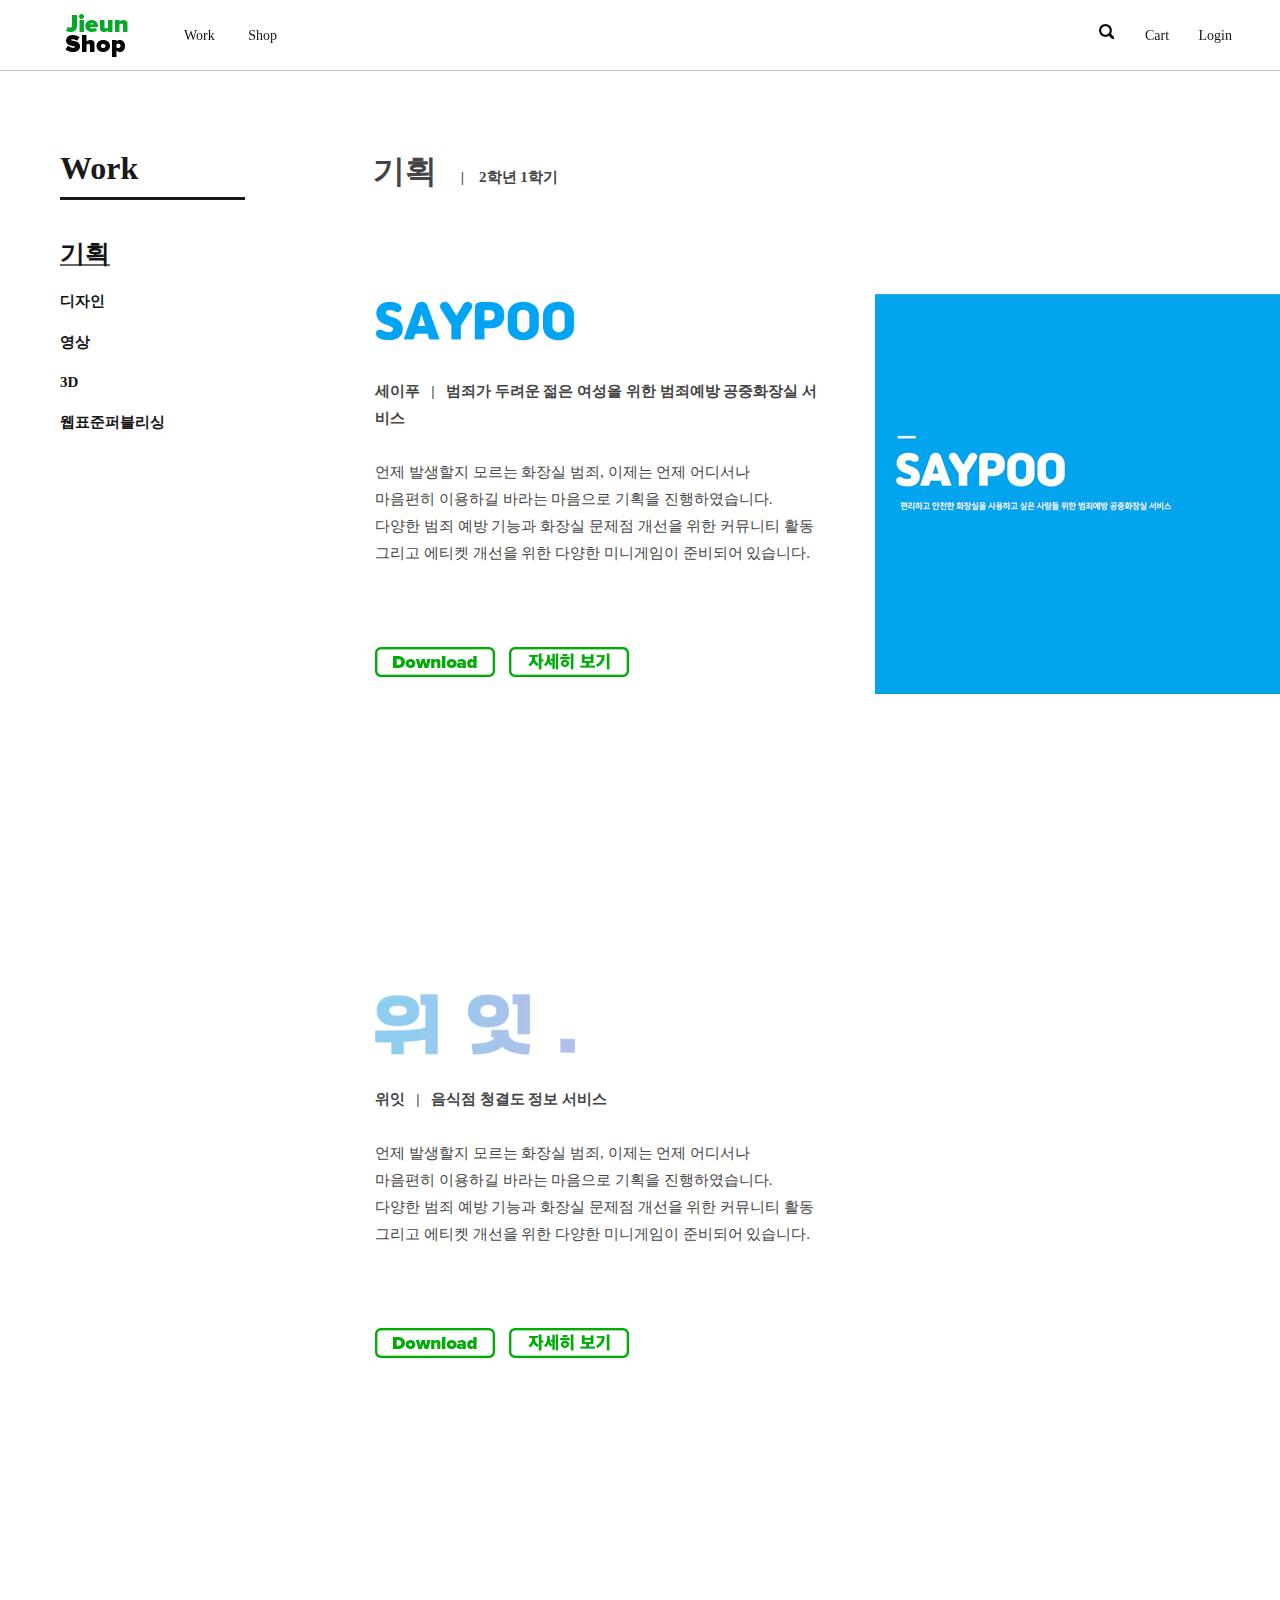
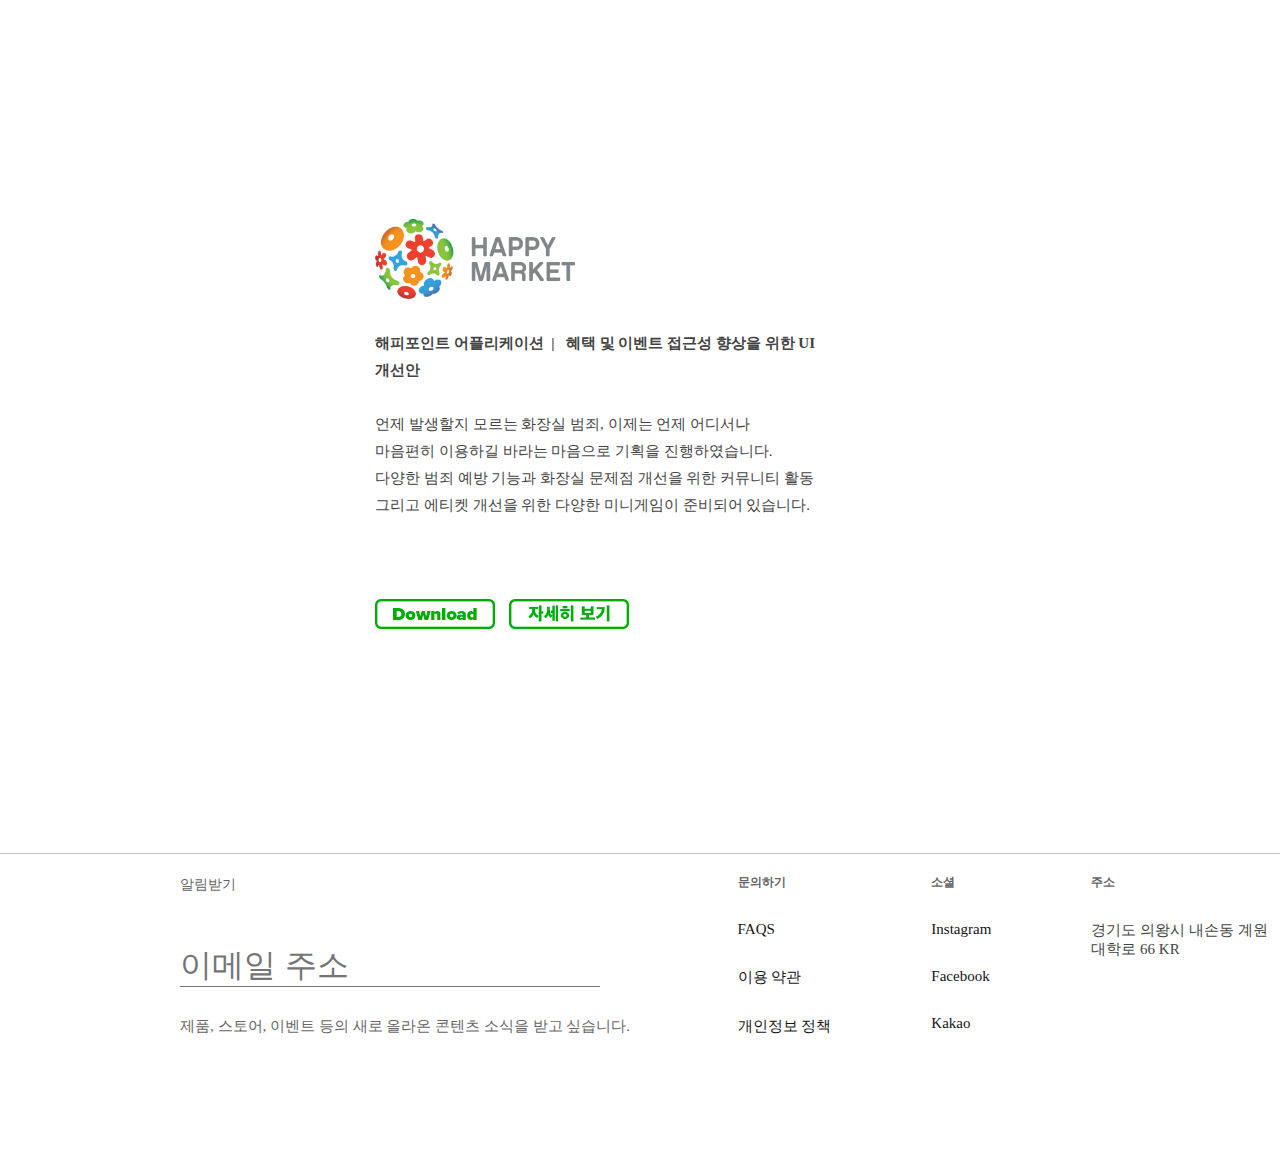
<file: work3.html>
<!DOCTYPE html><!--21961102_정지은-->
<html lang="en" dir="ltr">
  <head>
    <meta charset="utf-8">
    <title>welcome to myshop</title>
    <link rel="stylesheet" type="text/css" href="./css/common.css">
    <link rel="stylesheet" type="text/css" href="./css/work.css">
    <link rel="stylesheet" href="https://unpkg.com/aos@next/dist/aos.css" />
  </head>
  <body>
    <!-- header -->
    <header>
      <section id="top">
        <div class="nv">
          <a id="logo" href="index.html"><img src="./img/logo.png" alt="logo"></a>
          <ul class="left">
            <li><a href="./work.html">Work</li>
            <li><a href="./shop.html">Shop</li>
          </ul>
        </div>
        <ul class="right">
          <li><a href="./#"><img src="./img/search.png" alt="search"></li>
          <li><a href="./cart.html">Cart</li>
          <li class="nav_log"><a href="./login.html">Login</a></li>
        </ul>
      </section>
      <div class="clear"></div>
    </header>
    <!-- main -->
    <section id="main">
      <aside id="left">
        <div id="cat_title">
          Work
        </div>
        <ul>
          <li></li>
          <li class="position"><a href="work.html">기획</a></li>
          <li><a href="work2.html">디자인</a></li>
          <li><a href="work3.html">영상</a></li>
          <li><a href="work4.html">3D</a></li>
          <li><a href="work5.html">웹표준퍼블리싱</a></li>
        </ul>
      </aside>

    <section id="right">
      <section id="plan">
          <h5>기획<span> <b>| &nbsp&nbsp 2학년 1학기</b></span></h5>

        <aside class="cont">
          <div class="cont_left">
            <img src="./img/saypoo_logo.png" width="200px" alt="">
            <p><br><b>세이푸 &nbsp | &nbsp 범죄가 두려운 젊은 여성을 위한 범죄예방 공중화장실 서비스</b></p>
            <p><br>언제 발생할지 모르는 화장실 범죄, 이제는 언제 어디서나<br> 마음편히 이용하길 바라는
              마음으로 기획을 진행하였습니다. <br>다양한 범죄 예방 기능과 화장실 문제점 개선을 위한
              커뮤니티 활동 <br>그리고 에티켓 개선을 위한 다양한 미니게임이 준비되어 있습니다.</p>
            <img class="download" src="./img/download.png" width="120px" alt="">
            <img class="detail" src="./img/detail.png" width="120px" alt="">
          </div>
          <img class="cont_img" src="./img/saypoo2.jpg" width="700px" data-aos="fade-up">
        </aside>

        <div class="cont">
          <div class="cont_left">
            <img src="./img/weeat_logo.png" width="200px" alt="">
            <p><br><b>위잇 &nbsp | &nbsp 음식점 청결도 정보 서비스</b></p>
            <p><br>언제 발생할지 모르는 화장실 범죄, 이제는 언제 어디서나<br> 마음편히 이용하길 바라는
              마음으로 기획을 진행하였습니다. <br>다양한 범죄 예방 기능과 화장실 문제점 개선을 위한
              커뮤니티 활동 <br>그리고 에티켓 개선을 위한 다양한 미니게임이 준비되어 있습니다.</p>
            <img class="download" src="./img/download.png" width="120px" alt="">
            <img class="detail" src="./img/detail.png" width="120px" alt="">
          </div>
          <img class="cont_img" src="./img/ps_mockup.jpeg" width="700px" data-aos="fade-up">

        </div>

        <div class="cont">
          <div class="cont_left">
            <img src="./img/market_logo.png" width="200px" alt="">
            <p><br><b>해피포인트 어플리케이션&nbsp | &nbsp 혜택 및 이벤트 접근성 향상을 위한 UI개선안</b></p>
            <p><br>언제 발생할지 모르는 화장실 범죄, 이제는 언제 어디서나<br> 마음편히 이용하길 바라는
              마음으로 기획을 진행하였습니다. <br>다양한 범죄 예방 기능과 화장실 문제점 개선을 위한
              커뮤니티 활동 <br>그리고 에티켓 개선을 위한 다양한 미니게임이 준비되어 있습니다.</p>
              <img class="download" src="./img/download.png" width="120px" alt="">
              <img class="detail" src="./img/detail.png" width="120px" alt="">
          </div>
          <img class="cont_img" src="./img/saypoo2.jpg" width="700px" data-aos="fade-up">
        </div>
      </section>
    </section>
    <!-- footer -->
    <footer>
      <section id="sub">
          <h5>알림받기</h5>
          <div class="input">
            <input type="email" data-ref="email" name="email"  placeholder="이메일 주소">
          </div>
          <div class="sub_ex">
            제품, 스토어, 이벤트 등의 새로 올라온 콘텐츠 소식을 받고 싶습니다.
          </div>
      </section>
      <section id="link">
        <div class="qa">
          <h5>문의하기</h5>
          <ul>
            <li><a href="#">FAQS</a></li>
            <li><a href="#">이용 약관</a></li>
            <li><a href="#">개인정보 정책</a></li>
          </ul>
        </div>
        <div class="sns">
          <h5>소셜</h5>
          <ul>
            <li><a href="https://www.instagram.com/">Instagram</a></li>
            <li><a href="https://www.facebook.com/">Facebook</a></li>
            <li><a href="https://www.kakaocorp.com/">Kakao</a></li>
          </ul>
        </div>
        <div class="add">
          <h5>주소</h5>
          <span>경기도 의왕시 내손동 계원대학로 66 KR</span>
        </div>
      </section>
    </footer>

    <script src="https://unpkg.com/aos@next/dist/aos.js"></script>
           <script>
             AOS.init({
               offset:400,
               duration:1000
             });
           </script>

  </body>
</html>
</file>
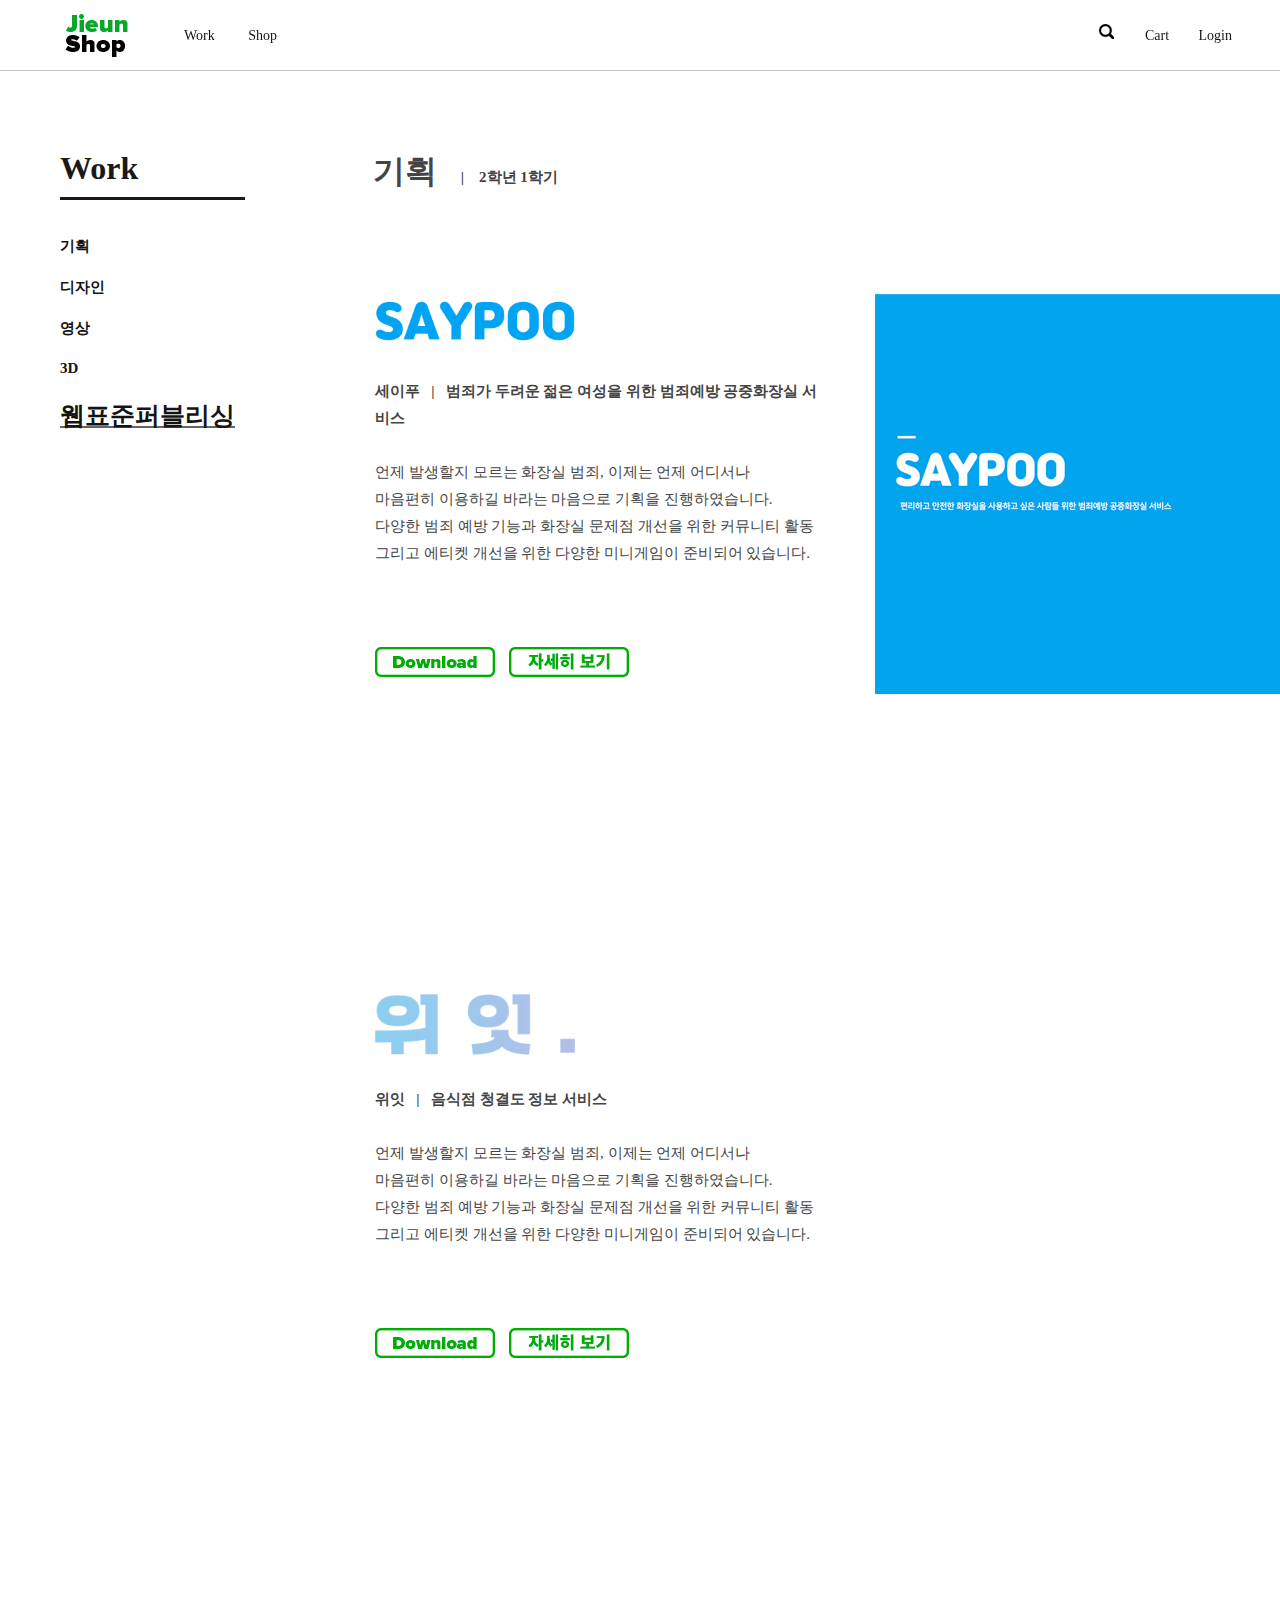
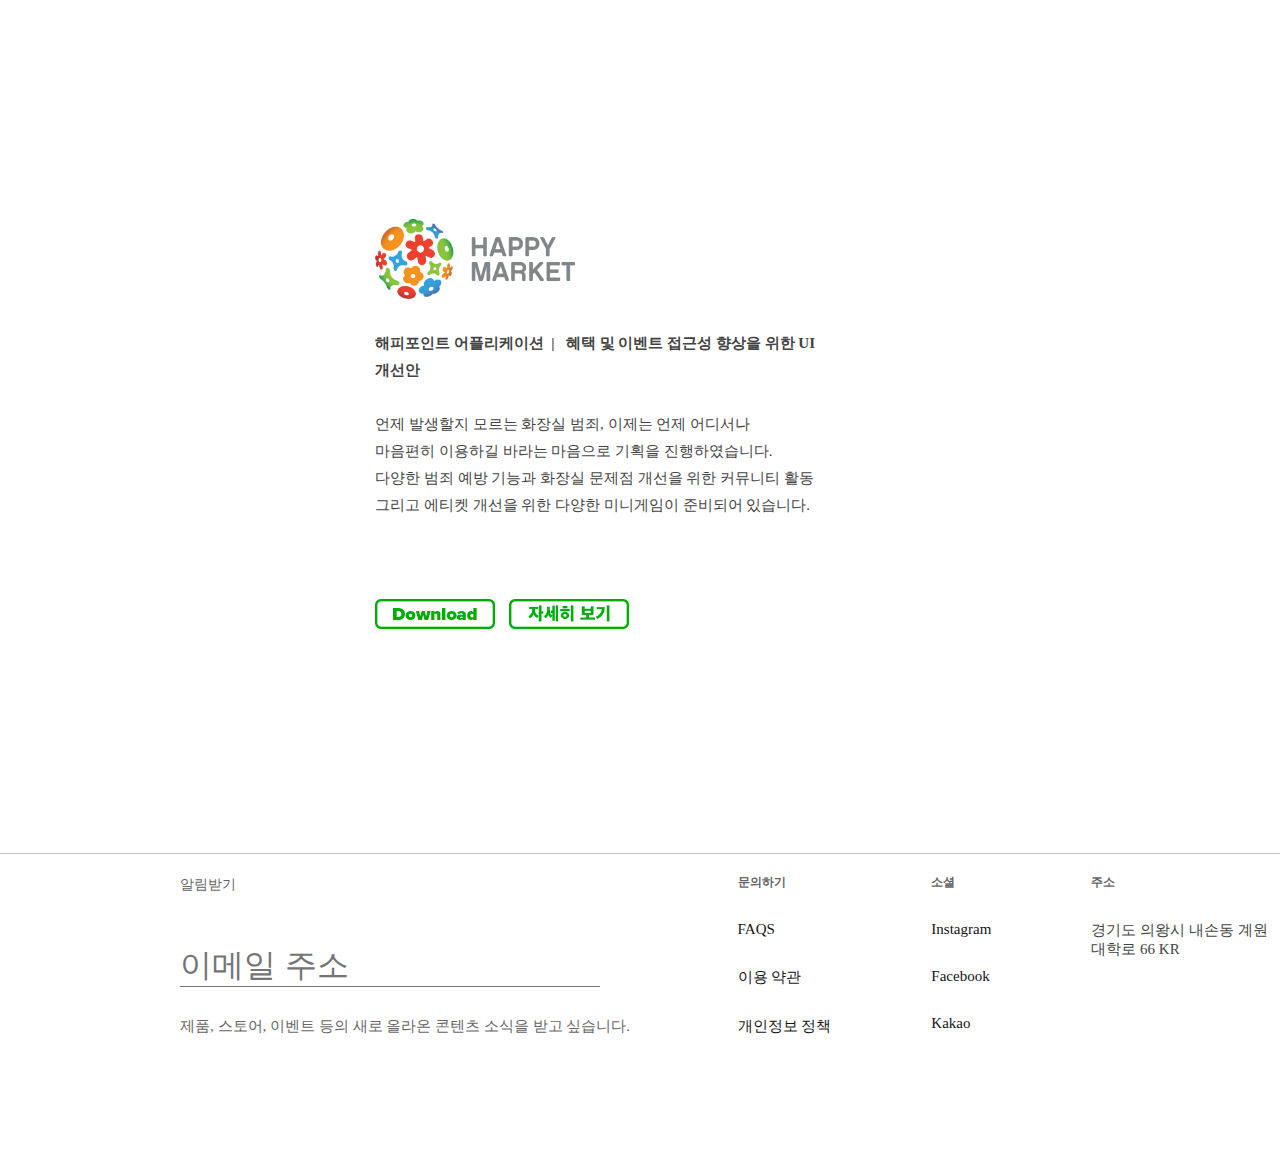
<file: work5.html>
<!DOCTYPE html><!--21961102_정지은-->
<html lang="en" dir="ltr">
  <head>
    <meta charset="utf-8">
    <title>welcome to myshop</title>
    <link rel="stylesheet" type="text/css" href="./css/common.css">
    <link rel="stylesheet" type="text/css" href="./css/work.css">
    <link rel="stylesheet" href="https://unpkg.com/aos@next/dist/aos.css" />
  </head>
  <body>
    <!-- header -->
    <header>
      <section id="top">
        <div class="nv">
          <a id="logo" href="index.html"><img src="./img/logo.png" alt="logo"></a>
          <ul class="left">
            <li><a href="./work.html">Work</li>
            <li><a href="./shop.html">Shop</li>
          </ul>
        </div>
        <ul class="right">
          <li><a href="./#"><img src="./img/search.png" alt="search"></li>
          <li><a href="./cart.html">Cart</li>
          <li class="nav_log"><a href="./login.html">Login</a></li>
        </ul>
      </section>
      <div class="clear"></div>
    </header>
    <!-- main -->
    <section id="main">
      <aside id="left">
        <div id="cat_title">
          Work
        </div>
        <ul>
          <li></li>
          <li><a href="work.html">기획</a></li>
          <li><a href="work2.html">디자인</a></li>
          <li><a href="work3.html">영상</a></li>
          <li><a href="work4.html">3D</a></li>
          <li class="position"><a href="work5.html">웹표준퍼블리싱</a></li>
        </ul>
      </aside>

    <section id="right">
      <section id="plan">
          <h5>기획<span> <b>| &nbsp&nbsp 2학년 1학기</b></span></h5>

        <aside class="cont">
          <div class="cont_left">
            <img src="./img/saypoo_logo.png" width="200px" alt="">
            <p><br><b>세이푸 &nbsp | &nbsp 범죄가 두려운 젊은 여성을 위한 범죄예방 공중화장실 서비스</b></p>
            <p><br>언제 발생할지 모르는 화장실 범죄, 이제는 언제 어디서나<br> 마음편히 이용하길 바라는
              마음으로 기획을 진행하였습니다. <br>다양한 범죄 예방 기능과 화장실 문제점 개선을 위한
              커뮤니티 활동 <br>그리고 에티켓 개선을 위한 다양한 미니게임이 준비되어 있습니다.</p>
            <img class="download" src="./img/download.png" width="120px" alt="">
            <img class="detail" src="./img/detail.png" width="120px" alt="">
          </div>
          <img class="cont_img" src="./img/saypoo2.jpg" width="700px" data-aos="fade-up">
        </aside>

        <div class="cont">
          <div class="cont_left">
            <img src="./img/weeat_logo.png" width="200px" alt="">
            <p><br><b>위잇 &nbsp | &nbsp 음식점 청결도 정보 서비스</b></p>
            <p><br>언제 발생할지 모르는 화장실 범죄, 이제는 언제 어디서나<br> 마음편히 이용하길 바라는
              마음으로 기획을 진행하였습니다. <br>다양한 범죄 예방 기능과 화장실 문제점 개선을 위한
              커뮤니티 활동 <br>그리고 에티켓 개선을 위한 다양한 미니게임이 준비되어 있습니다.</p>
            <img class="download" src="./img/download.png" width="120px" alt="">
            <img class="detail" src="./img/detail.png" width="120px" alt="">
          </div>
          <img class="cont_img" src="./img/ps_mockup.jpeg" width="700px" data-aos="fade-up">

        </div>

        <div class="cont">
          <div class="cont_left">
            <img src="./img/market_logo.png" width="200px" alt="">
            <p><br><b>해피포인트 어플리케이션&nbsp | &nbsp 혜택 및 이벤트 접근성 향상을 위한 UI개선안</b></p>
            <p><br>언제 발생할지 모르는 화장실 범죄, 이제는 언제 어디서나<br> 마음편히 이용하길 바라는
              마음으로 기획을 진행하였습니다. <br>다양한 범죄 예방 기능과 화장실 문제점 개선을 위한
              커뮤니티 활동 <br>그리고 에티켓 개선을 위한 다양한 미니게임이 준비되어 있습니다.</p>
              <img class="download" src="./img/download.png" width="120px" alt="">
              <img class="detail" src="./img/detail.png" width="120px" alt="">
          </div>
          <img class="cont_img" src="./img/saypoo2.jpg" width="700px" data-aos="fade-up">
        </div>
      </section>
    </section>
    <!-- footer -->
    <footer>
      <section id="sub">
          <h5>알림받기</h5>
          <div class="input">
            <input type="email" data-ref="email" name="email"  placeholder="이메일 주소">
          </div>
          <div class="sub_ex">
            제품, 스토어, 이벤트 등의 새로 올라온 콘텐츠 소식을 받고 싶습니다.
          </div>
      </section>
      <section id="link">
        <div class="qa">
          <h5>문의하기</h5>
          <ul>
            <li><a href="#">FAQS</a></li>
            <li><a href="#">이용 약관</a></li>
            <li><a href="#">개인정보 정책</a></li>
          </ul>
        </div>
        <div class="sns">
          <h5>소셜</h5>
          <ul>
            <li><a href="https://www.instagram.com/">Instagram</a></li>
            <li><a href="https://www.facebook.com/">Facebook</a></li>
            <li><a href="https://www.kakaocorp.com/">Kakao</a></li>
          </ul>
        </div>
        <div class="add">
          <h5>주소</h5>
          <span>경기도 의왕시 내손동 계원대학로 66 KR</span>
        </div>
      </section>
    </footer>

    <script src="https://unpkg.com/aos@next/dist/aos.js"></script>
           <script>
             AOS.init({
               offset:400,
               duration:1000
             });
           </script>

  </body>
</html>
</file>
<file: css/common.css>
/* 21961102_정지은 */
*{
  margin:0;
  padding:0;
}
body{
  font-family:"맑은 고딕","돋움";
  font-size:15px;
  color:#444444;
}
ul{
  list-style-type:none;
}
a:link, a:active{
  text-decoration:none;
  color:#141414;
}
a:visited{
  text-decoration:none;
  color:#141414;
}
a:hover{
  text-decoration:none;
  color:#07a829;
}
.clear{
  clear:both;
}
/* ------ header ------ */
section #main{
  margin-top:70px;
}
header{
  width: 100%;
  height:70px;
  border-bottom: solid 1px #c4c4c4;
  position:fixed;
  top: 0;
  left:0;
  background-color: rgba( 255, 255, 255, 0.8 );
  padding:0 15px;
}
header .nv{
  display: flex;
}
header #top{
  font-size : 100%;
  margin:0 auto;
  display: flex;
  justify-content: space-between;
}
header #logo{
  /*float:left;*/
  margin: 13px 20px 20px 50px;
}
header .left{
  /*float:left;*/
  font-size : 14px;
  color:#07a829;
  margin: 18px 20px 20px 20px;
}
header .left li{
  display:inline-block;
  padding: 10px 15px 10px 15px;
}
header .right{
  /*float:right;*/
  font-size : 14px;
  margin: 10px 50px 20px 20px;
  color:#191919;
  text-align: right;
}
header .right li{
  display:inline-block;
  padding:13px;
}

/* ------ footer ------ */
footer{
  height:200px;
  margin-top:20px;
  border-top:solid 1px #c4c4c4;
  background-color: rgba( 255, 255, 255, 0.8 );
  width:100%;
  height: 300px;
  position:relative;
  bottom:0;
  left:0;
}
footer #sub{
  float:left;
  color:#666;
  margin: 0 0 20px;
  padding: 0 20px 0 180px;
  width: 42%;
}
footer #sub h5{
  font-weight:normal;
  font-size:14px;
  line-height: 1.6;
}
footer #sub input{
  background-color: transparent;
  margin: 0;
  padding: 0;
  font-size: 2rem;
  font-weight: normal;
  border-style: solid;
  border-width: 0 0 1px 0;
  color: #333;
  height: 40px;
  transition: all 200ms cubic-bezier(0.215, 0.61, 0.355, 1);
}
footer #sub .input{
  margin-bottom: 30px;
  padding-top: 20px;
  margin: 0 0 30px;
}
footer h5{
  color: #666;
  padding: 20px 0 30px;
}
footer #link .qa{
  float:left;
}
footer #link li{
  list-style: none;
  margin: 0;
  padding: 0;
  padding: 0 0 30px;
}
footer #link .sns{
  float:left;
  padding: 0 100px;
}
</file>
<file: css/main.css>
/* 21961102_정지은 */
#main .main_img{
  width: 100%;
  height:900px;
  background-color:#07a829;
}
#main .main_img span{
  color: #FFFEF2;
  font-size: 40px;
  font-weight: bold;
}
#main .main_img p{
  line-height: 1.6;
  color: #FFFEF2;
  font-size: 20px;
  padding:300px 0 50px 50px;
}
#main .main_img img{
  padding-left:50px;
}
</file>
<file: css/work.css>
/* 21961102_정지은 */
section#main {
margin-top:70px;
}
aside#left {
  width:215px;
  float:left;
  margin:80px 30px 1500px 30px;
  font-weight:bold;
}
aside#left #cat_title {
  margin-left :30px;
  padding-bottom:10px;
  border-bottom:solid 3px #191919;
  color:#191919;
  font-size: 32px;
}
.position{
  text-decoration: underline;
  font-weight: bold;
  font-size: 25px;
  padding-left:0;
  color:#07a829;
}
aside#left li {
  color:#666666;
  padding:15px 0 7px 30px;
}

#plan{
  padding-top: 80px;
}
#plan h5 {
  font-size: 32px;
  padding-left:373px;
}
#plan h5 span{
  font-size:15px;
  font-weight: normal;
  padding-left: 20px;
}

.cont{
  padding-top:100px;
  padding-left:100px;
  padding-bottom: 200px;
  display: flex;
}
.cont p{
  line-height: 1.8;
  width: 450px;
}
.cont_left{
  margin-right:50px;
}
.download{
  margin-top:80px;
  margin-right: 10px;
}
</file>
<file: css/detail.css>
/* 21961102_정지은 */
#right h5 {
  font-size: 32px;
  padding-top: 80px;
  padding-left:373px;
}
#summary h5 span{
  font-size:15px;
  font-weight: normal;
  padding-left: 20px;

  margin-left:100px;
}
#summary{
  display: flex;
}
section#right #summary1 {
  float:left;
  margin-top:20px;
}
section#right #summary1 .buttons {
  text-align:center;
  margin-top:10px;
}
section#right #summary2 {
  width:390px;
  float:right;
  margin-top:20px;
}
section#right #summary2 .item {
  margin:20px 0 0 20px;
  padding-bottom:10px;
  border-bottom:solid 1px #cccccc;
}
section#right #summary2 .item li {
  margin:10px 0 0 0;
}
section#right #summary2 .col1 {
  width:100px;
  float:left;
}
section#right #summary2 .col2 {
  width:200px;
  float:left;
}
section#right #summary2 .size {
  margin:20px 0 0 20px;
  padding-bottom:10px;
  border-bottom:solid 1px #cccccc;
}
section#right #summary2 .size li {
  margin:5px 0;
}
section#right #summary2 .buttons {
  margin:15px 0 0 120px;
}
section#right #summary2 .buttons li {
  display:inline;
}
</file>
<file: css/login.css>
/* 21961102_정지은 */
.form td{
  border-style : hidden;
  border-collapse : collapse;
  padding:5px;
}
.input{
  width:300px;
  height: 23px;
}
.login_button{
  background-color: #07a829;
  text-align: center;
  width: 340px;
  height: 30px;
  border-radius:5px;
  color:white;
  line-height: 200%
}
.login_button2{
  padding:0px;
  margin: 0px;
  font-size: 10px;
}
.found{
  margin:5px 0;
  float: right;
}
.line2{
  border:solid 1px #d8d3c5;
}
.box{
    display:inline-block;
    width:150px;
    height:75px;
    margin:10px;
}
h2{
  text-align: center;
  margin-top: 150px;
  font-size: 32px;
}
.form input{
  border-top: solid 0px;
  border-left: solid 0px;
  border-right: solid 0px;
  border-bottom: solid 2px #07a829;
}
.form{
  margin-left: 650px;
  margin-top: 50px;
  margin-bottom:200px;
  border-radius:30px;
  padding
}
.sns img{
  padding: 20px;
}
</file>
<file: css/shop.css>
/* 21961102_정지은 */
section#main {
margin-top:70px;
}
aside#left {
  width:215px;
  float:left;
  margin:80px 30px 0px 30px;
  font-weight:bold;
}
aside#left #cat_title {
  margin-left :30px;
  padding-bottom:10px;
  border-bottom:solid 3px #191919;
  color:#191919;
  font-size: 32px;
}
.position{
  text-decoration: underline;
  font-weight: bold;
  font-size: 25px;
  padding-left:0;
}
aside#left li {
  color:#666666;
  padding:15px 0 7px 30px;
}

#plan{
  padding-top: 80px;
}
#plan h5 {
  font-size: 32px;
  padding-left:373px;
}
#plan h5 span{
  font-size:15px;
  font-weight: normal;
  padding-left: 20px;
}

.cont{
  padding-top:100px;
  padding-left:100px;
  padding-bottom: 200px;
  display: flex;
}
.cont p{
  line-height: 1.8;
  width: 450px;
}
.cont_left{
  margin-right:50px;
}
.download{
  margin-top:80px;
  margin-right: 10px;
}

.shop_cts{
display: flex;
}
.cts{
  text-align: center;
  line-height: 1.5;
}
#plan h6{
  font-size: 14px;
}
.hot{
  border: solid 1px #cccccc;
  width: 50px;
  text-align: center;
  margin-left: 125px;
  color:red;
}
aside#left {
  margin:80px 30px 0px 30px;

}
</file>
